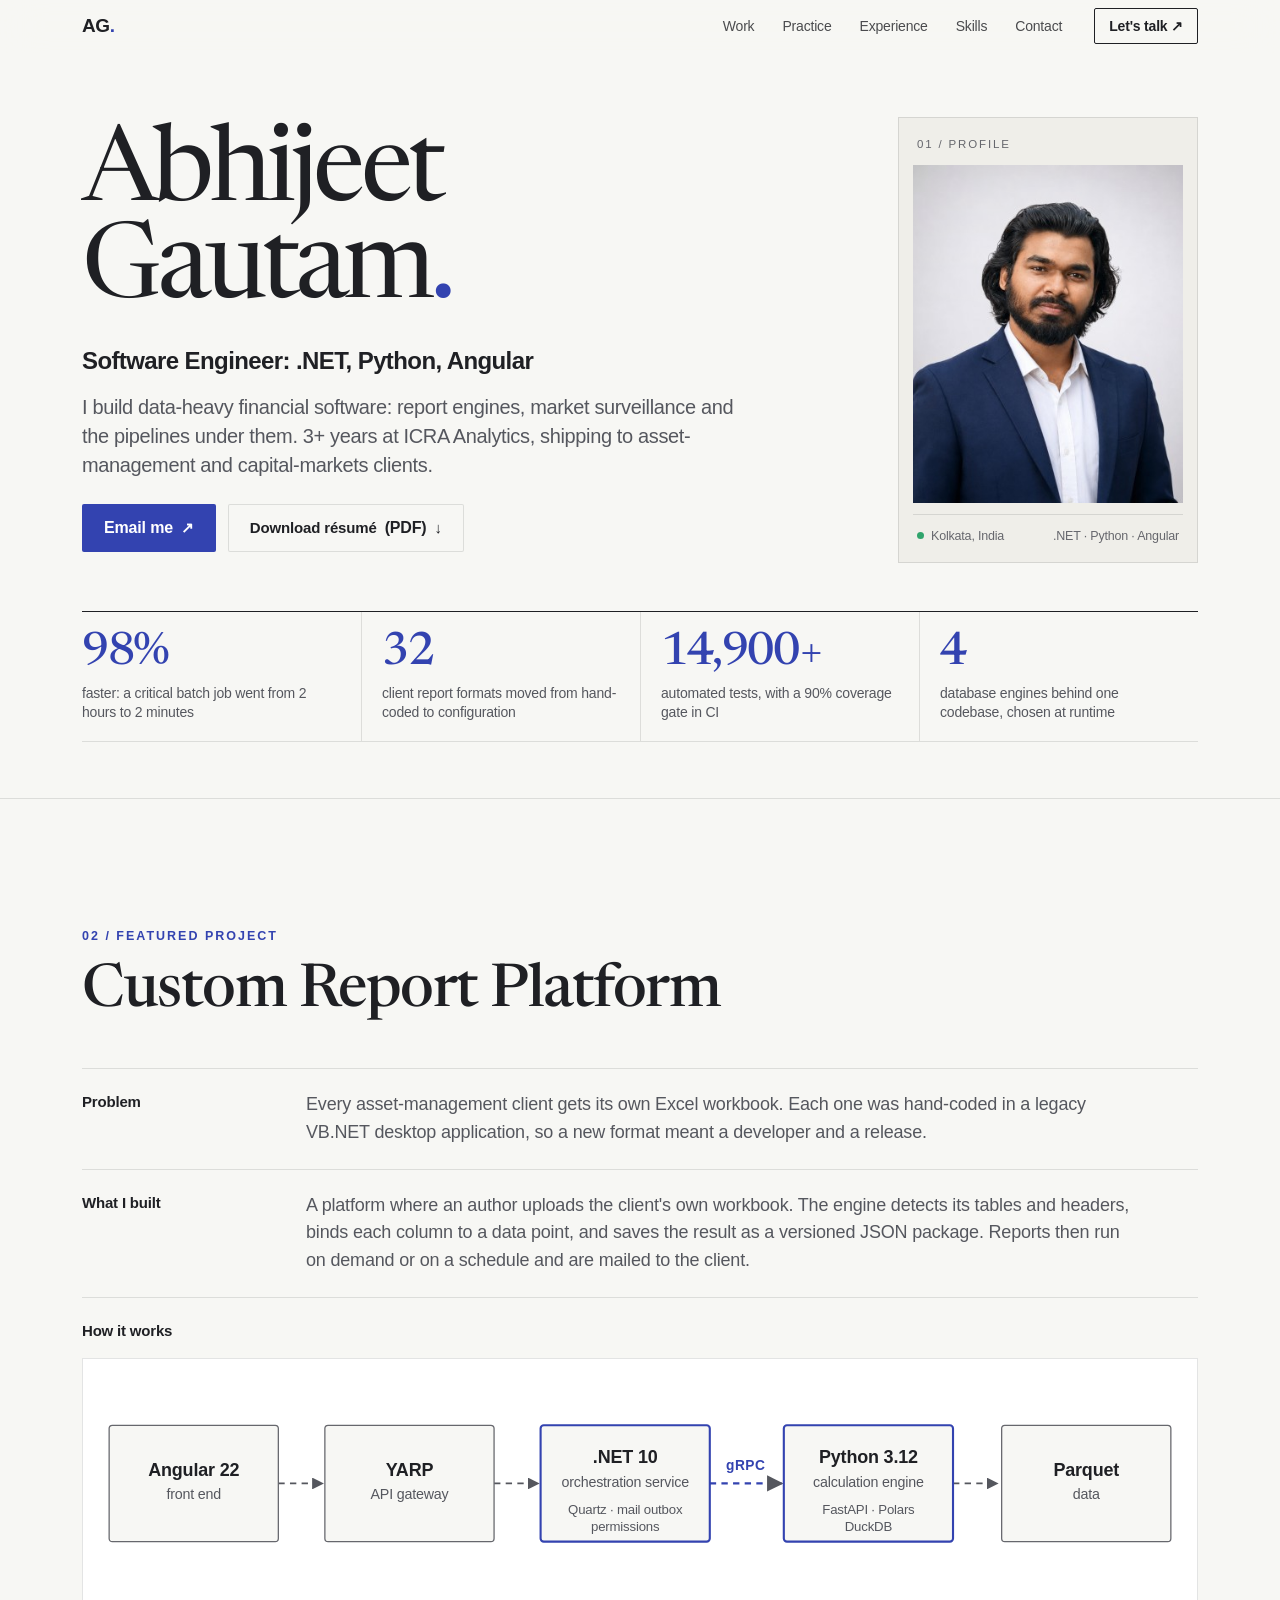
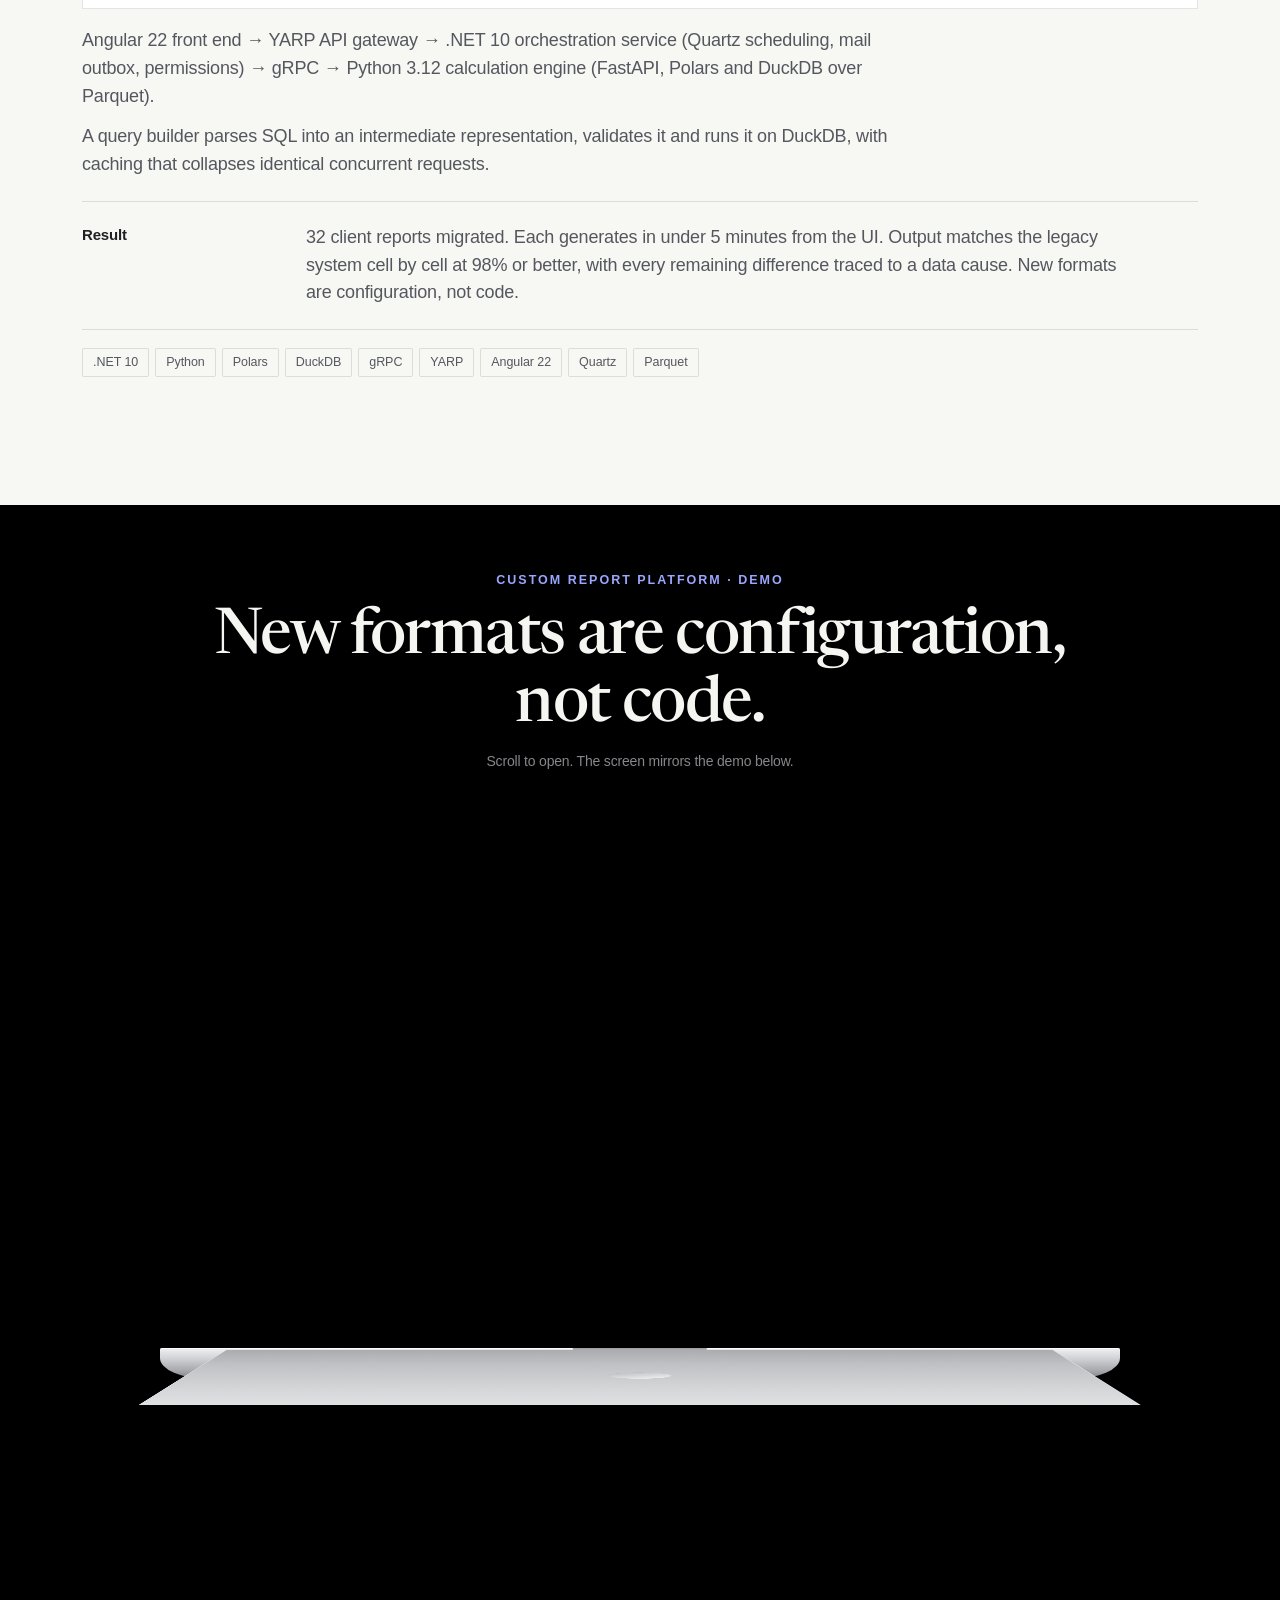
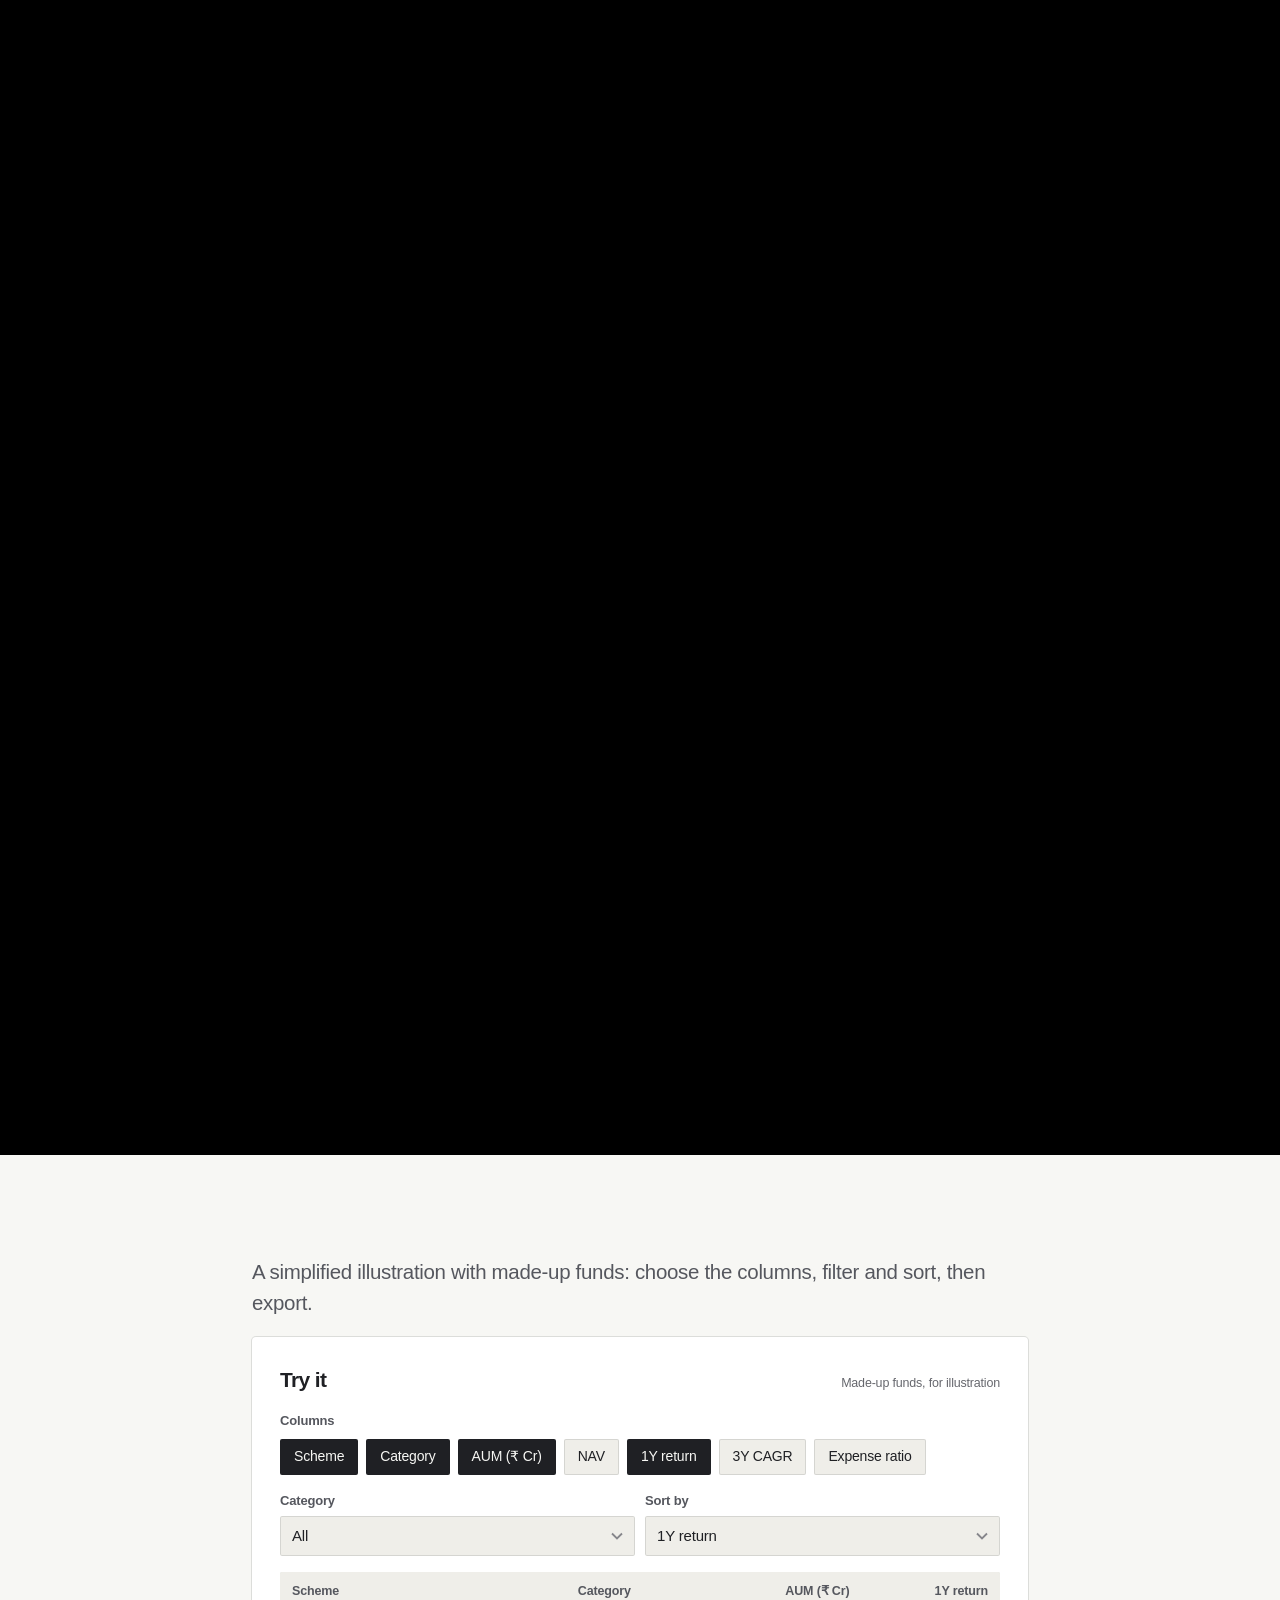
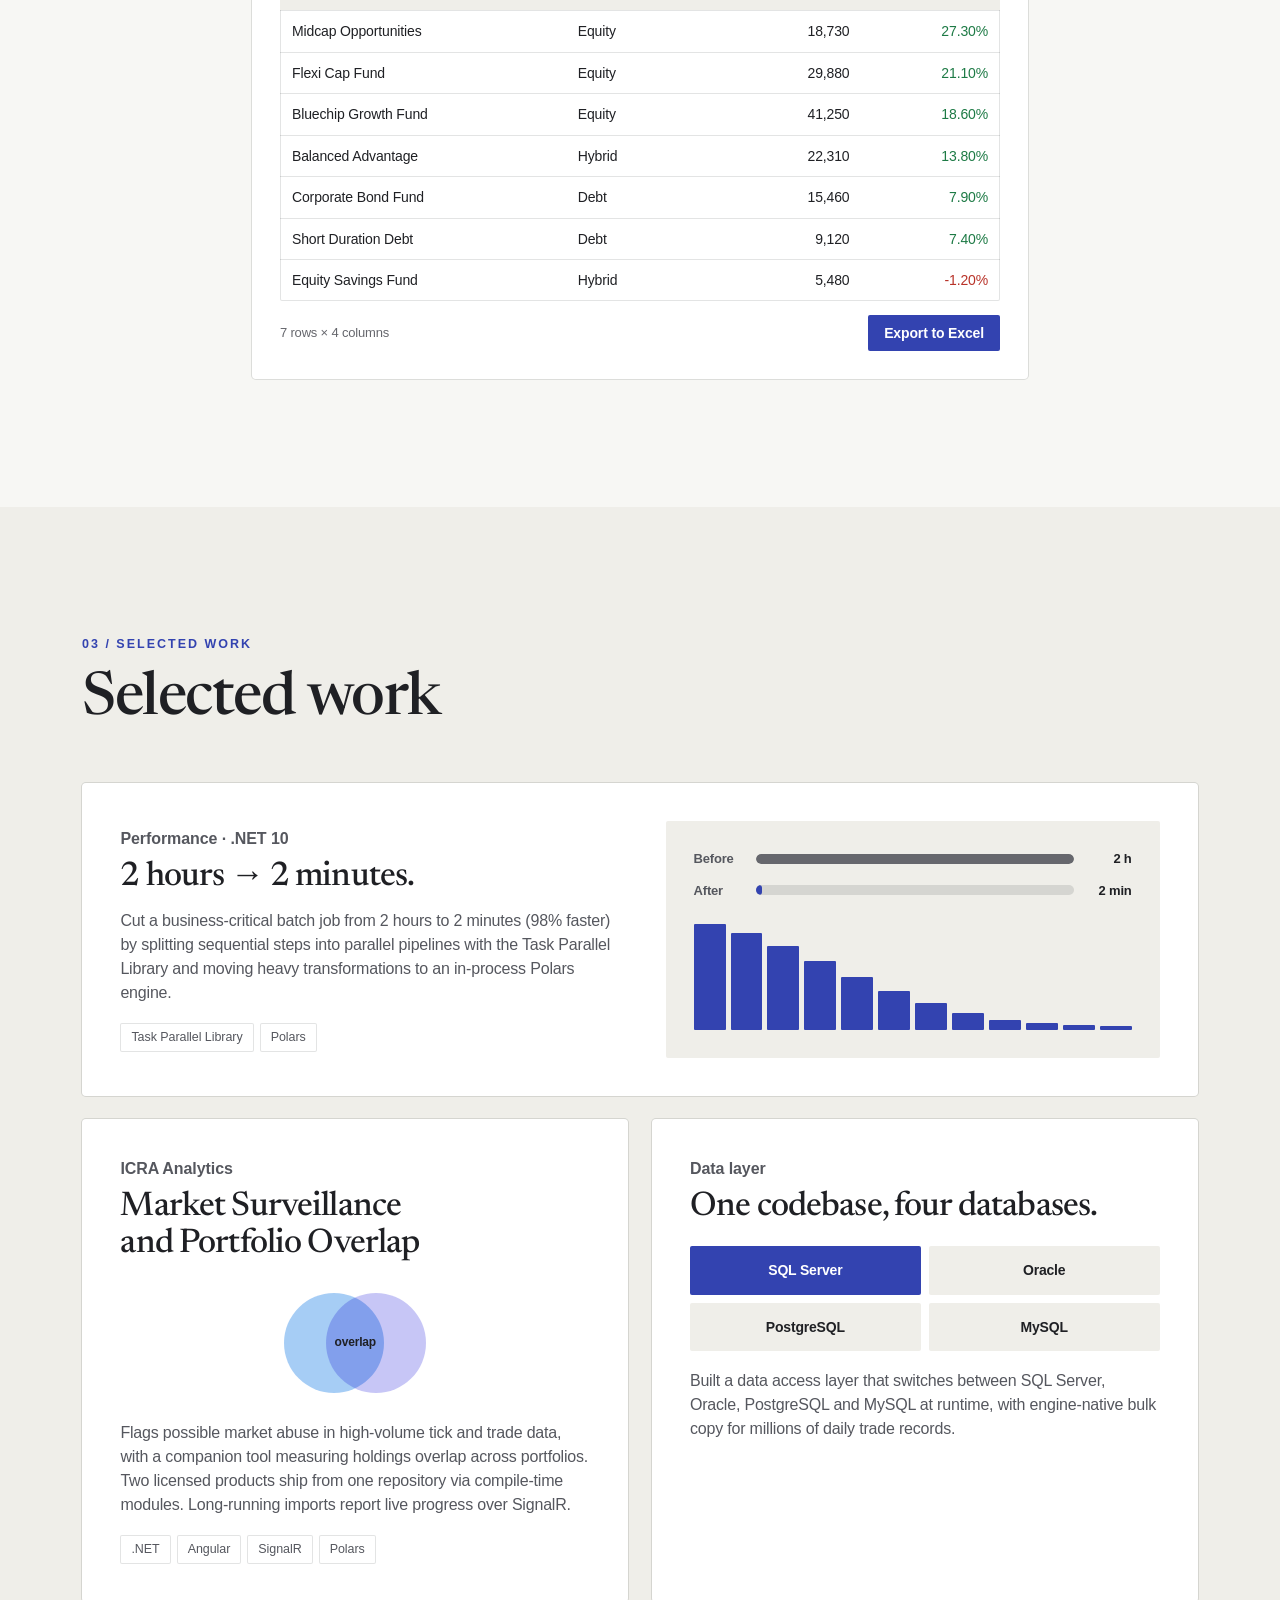
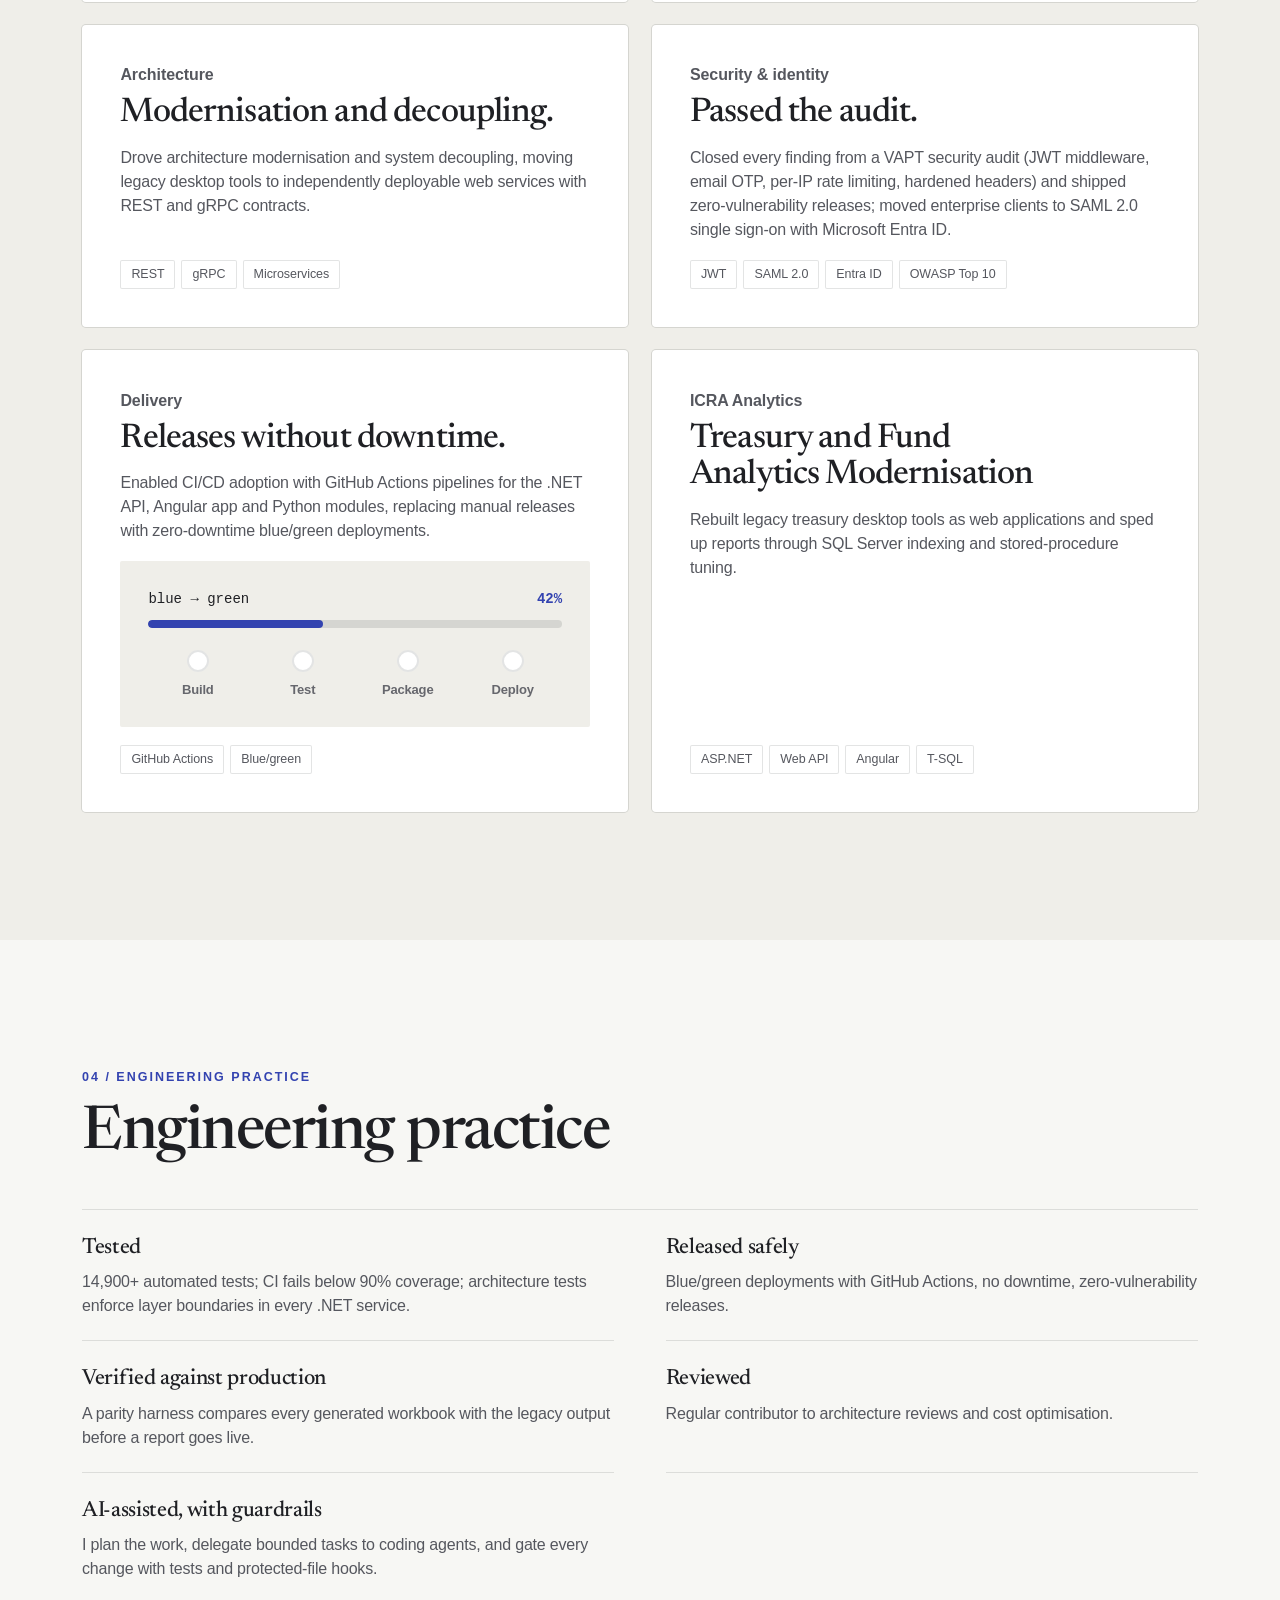
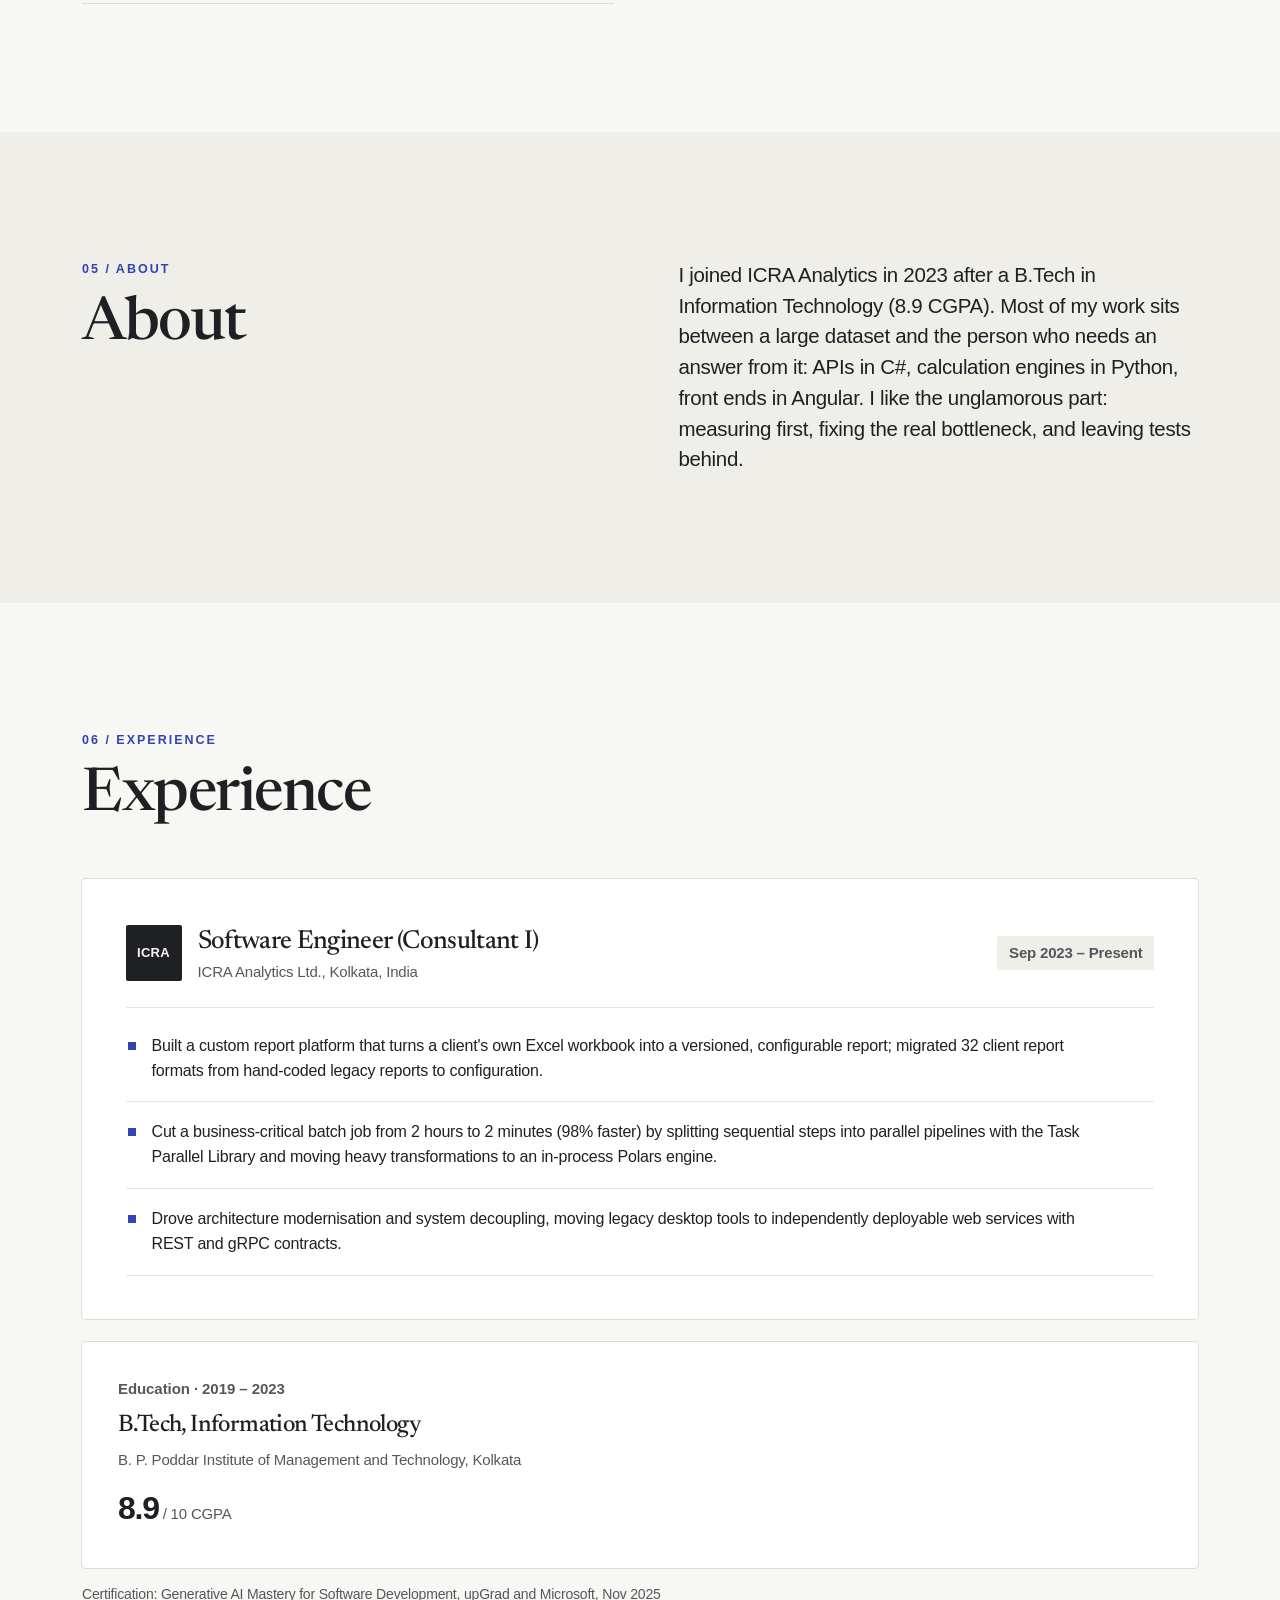
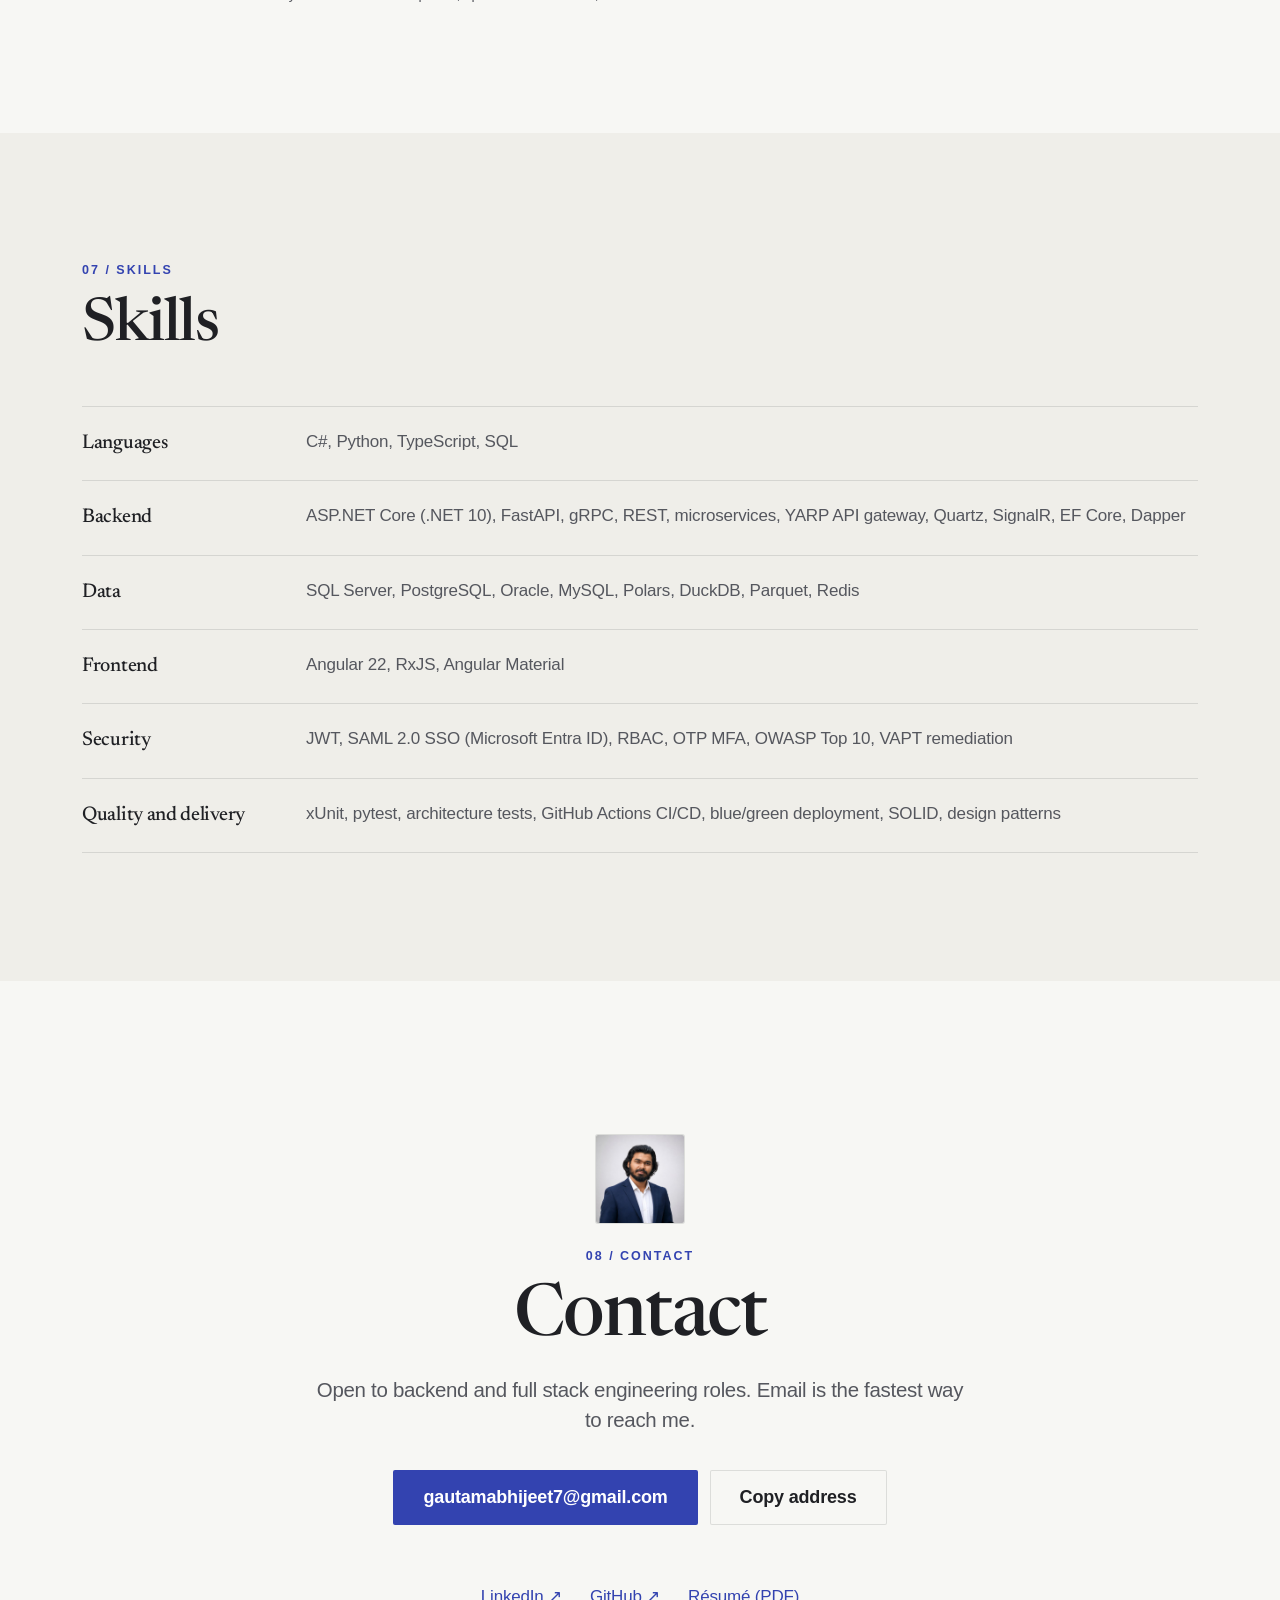
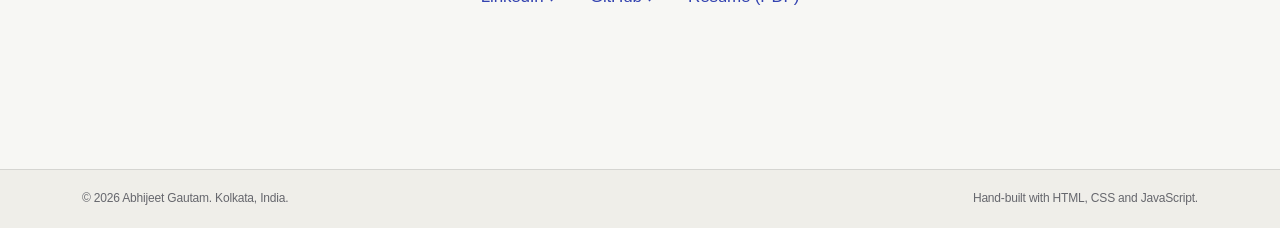
<file: index.html>
<!DOCTYPE html>
<html lang="en-GB">
<head>
<meta charset="utf-8">
<meta name="viewport" content="width=device-width, initial-scale=1, viewport-fit=cover">
<meta name="theme-color" content="#f7f7f4" media="(prefers-color-scheme: light)">
<meta name="theme-color" content="#121211" media="(prefers-color-scheme: dark)">
<meta name="color-scheme" content="light dark">
<title>Abhijeet Gautam · Software Engineer: .NET, Python, Angular</title>
<meta name="description" content="I build data-heavy financial software: report engines, market surveillance and the pipelines under them. 3+ years at ICRA Analytics, shipping to asset-management and capital-markets clients.">
<link rel="canonical" href="https://herijeet.github.io/AbhijeetGautam/">

<meta property="og:type" content="profile">
<meta property="og:site_name" content="Abhijeet Gautam">
<meta property="og:title" content="Abhijeet Gautam · Software Engineer: .NET, Python, Angular">
<meta property="og:description" content="I build data-heavy financial software: report engines, market surveillance and the pipelines under them. 3+ years at ICRA Analytics.">
<meta property="og:url" content="https://herijeet.github.io/AbhijeetGautam/">
<meta property="og:image" content="https://herijeet.github.io/AbhijeetGautam/abhijeet.jpg">
<meta property="og:image:alt" content="Portrait of Abhijeet Gautam">
<meta property="og:locale" content="en_GB">
<meta property="profile:first_name" content="Abhijeet">
<meta property="profile:last_name" content="Gautam">
<meta name="twitter:card" content="summary">
<meta name="twitter:title" content="Abhijeet Gautam · Software Engineer: .NET, Python, Angular">
<meta name="twitter:description" content="I build data-heavy financial software: report engines, market surveillance and the pipelines under them. 3+ years at ICRA Analytics.">
<meta name="twitter:image" content="https://herijeet.github.io/AbhijeetGautam/abhijeet.jpg">
<meta name="twitter:image:alt" content="Portrait of Abhijeet Gautam">

<link rel="icon" href="abhijeet.jpg">
<link rel="apple-touch-icon" href="abhijeet.jpg">
<link rel="preconnect" href="https://fonts.googleapis.com">
<link rel="preconnect" href="https://fonts.gstatic.com" crossorigin>
<link href="https://fonts.googleapis.com/css2?family=Newsreader:ital,opsz,wght@0,6..72,400;0,6..72,500;1,6..72,400&display=swap" rel="stylesheet">
<link rel="stylesheet" href="styles.css?v=20261113c">
<script>document.documentElement.classList.add('js')</script>

<script type="application/ld+json">
{"@context":"https://schema.org","@type":"Person","name":"Abhijeet Gautam","jobTitle":"Software Engineer",
 "url":"https://herijeet.github.io/AbhijeetGautam/","image":"https://herijeet.github.io/AbhijeetGautam/abhijeet.jpg",
 "worksFor":{"@type":"Organization","name":"ICRA Analytics Ltd."},
 "alumniOf":{"@type":"CollegeOrUniversity","name":"B. P. Poddar Institute of Management and Technology"},
 "address":{"@type":"PostalAddress","addressLocality":"Kolkata","addressCountry":"IN"},
 "email":"mailto:gautamabhijeet7@gmail.com",
 "sameAs":["https://linkedin.com/in/abhijeet-gautam-a49782195","https://github.com/Herijeet"],
 "knowsAbout":["C#","Python","TypeScript","SQL","ASP.NET Core","FastAPI","gRPC","Angular","Polars","DuckDB","Parquet","SQL Server","PostgreSQL","Oracle","MySQL"]}
</script>
</head>
<body>
<a class="skip" href="#main">Skip to content</a>

<!-- ============ NAV ============ -->
<header class="nav" id="nav">
  <div class="nav-in">
    <a class="brand" href="#top" aria-label="Abhijeet Gautam, back to top">AG<span>.</span></a>
    <nav aria-label="Main">
      <ul class="nav-links" id="navLinks">
        <li><a href="#featured">Work</a></li>
        <li><a href="#practice">Practice</a></li>
        <li><a href="#experience">Experience</a></li>
        <li><a href="#skills">Skills</a></li>
        <li><a href="#contact">Contact</a></li>
        <li class="only-menu"><a href="Abhijeet_Gautam_Resume.pdf?v=20261113" download="Abhijeet_Gautam_Resume.pdf">Résumé (PDF)</a></li>
      </ul>
    </nav>
    <a class="nav-cta" href="#contact">Let's talk <span aria-hidden="true">↗</span></a>
    <button class="burger" id="burger" type="button" aria-expanded="false" aria-controls="navLinks" aria-label="Open menu"><span></span><span></span></button>
  </div>
</header>

<main id="main">

<!-- ============ 1. HERO + 2. STAT STRIP ============ -->
<section class="hero" id="top" aria-labelledby="hero-h">
  <div class="wrap hero-grid">
    <div class="hero-copy">
      <h1 class="hero-name rv" id="hero-h">Abhijeet<br>Gautam<span class="pt">.</span></h1>
      <p class="hero-role rv">Software Engineer: .NET, Python, Angular</p>
      <p class="hero-sub rv">
        I build data-heavy financial software: report engines, market surveillance and the pipelines under them.
        3+ years at ICRA Analytics, shipping to asset-management and capital-markets clients.
      </p>
      <div class="hero-actions rv">
        <a class="btn" href="mailto:gautamabhijeet7@gmail.com">Email me <span aria-hidden="true">↗</span></a>
        <a class="btn ghost" href="Abhijeet_Gautam_Resume.pdf?v=20261113" download="Abhijeet_Gautam_Resume.pdf"><span class="hide-s">Download résumé</span><span class="show-s">Résumé</span> (PDF) <span aria-hidden="true">↓</span></a>
      </div>
    </div>

    <figure class="hero-media rv" id="tiltWrap">
      <div class="frame">
        <p class="frame-k">01 / Profile</p>
        <div class="tilt" id="tilt">
          <img src="abhijeet.jpg" alt="Portrait of Abhijeet Gautam" width="400" height="500" fetchpriority="high">
          <span class="sheen" aria-hidden="true"></span>
        </div>
        <figcaption class="frame-cap"><span>Kolkata, India</span><span>.NET · Python · Angular</span></figcaption>
      </div>
    </figure>

    <ul class="stats" aria-label="Highlights">
      <li><b>98%</b><span>faster: a critical batch job went from 2 hours to 2 minutes</span></li>
      <li><b>32</b><span>client report formats moved from hand-coded to configuration</span></li>
      <li><b>14,900+</b><span>automated tests, with a 90% coverage gate in CI</span></li>
      <li><b>4</b><span>database engines behind one codebase, chosen at runtime</span></li>
    </ul>
  </div>
</section>

<!-- ============ 3. FEATURED PROJECT ============ -->
<section class="sec" id="featured" aria-labelledby="fp-h">
  <div class="wrap">
    <p class="eyebrow rv">02 / Featured project</p>
    <h2 id="fp-h" class="h2 rv">Custom Report Platform</h2>

    <dl class="facts fp rv">
      <div><dt>Problem</dt><dd>Every asset-management client gets its own Excel workbook. Each one was hand-coded in a legacy VB.NET desktop application, so a new format meant a developer and a release.</dd></div>
      <div><dt>What I built</dt><dd>A platform where an author uploads the client's own workbook. The engine detects its tables and headers, binds each column to a data point, and saves the result as a versioned JSON package. Reports then run on demand or on a schedule and are mailed to the client.</dd></div>
      <div class="fp-how"><dt>How it works</dt><dd>
        <figure class="flow" aria-labelledby="flow-cap">
          <svg class="flow-h" viewBox="0 0 1008 190" role="img" aria-labelledby="flow-t1">
            <title id="flow-t1">Architecture: Angular front end, YARP API gateway, .NET orchestration service, gRPC, Python calculation engine, Parquet.</title>
            <defs><marker id="ah" viewBox="0 0 10 10" refX="9" refY="5" markerWidth="7" markerHeight="7" orient="auto-start-reverse"><path class="f-head" d="M0 0 10 5 0 10z"/></marker></defs>
            <path class="f-edge" d="M162 95 H204" marker-end="url(#ah)"/>
            <path class="f-edge" d="M366 95 H408" marker-end="url(#ah)"/>
            <path class="f-edge f-rpc" d="M570 95 H638" marker-end="url(#ah)"/>
            <path class="f-edge" d="M800 95 H842" marker-end="url(#ah)"/>
            <text class="f-lab" x="604" y="82">gRPC</text>
            <g class="f-box"><rect x="2" y="40" width="160" height="110" rx="3"/><text class="f-t" x="82" y="88">Angular 22</text><text class="f-s" x="82" y="110">front end</text></g>
            <g class="f-box"><rect x="206" y="40" width="160" height="110" rx="3"/><text class="f-t" x="286" y="88">YARP</text><text class="f-s" x="286" y="110">API gateway</text></g>
            <g class="f-box f-key"><rect x="410" y="40" width="160" height="110" rx="3"/><text class="f-t" x="490" y="76">.NET 10</text><text class="f-s" x="490" y="98">orchestration service</text><text class="f-x" x="490" y="124">Quartz · mail outbox</text><text class="f-x" x="490" y="140">permissions</text></g>
            <g class="f-box f-key"><rect x="640" y="40" width="160" height="110" rx="3"/><text class="f-t" x="720" y="76">Python 3.12</text><text class="f-s" x="720" y="98">calculation engine</text><text class="f-x" x="720" y="124">FastAPI · Polars</text><text class="f-x" x="720" y="140">DuckDB</text></g>
            <g class="f-box"><rect x="846" y="40" width="160" height="110" rx="3"/><text class="f-t" x="926" y="88">Parquet</text><text class="f-s" x="926" y="110">data</text></g>
          </svg>
          <svg class="flow-v" viewBox="0 0 340 650" role="img" aria-labelledby="flow-t2">
            <title id="flow-t2">Architecture: Angular front end, YARP API gateway, .NET orchestration service, gRPC, Python calculation engine, Parquet.</title>
            <defs><marker id="ah2" viewBox="0 0 10 10" refX="9" refY="5" markerWidth="7" markerHeight="7" orient="auto-start-reverse"><path class="f-head" d="M0 0 10 5 0 10z"/></marker></defs>
            <path class="f-edge" d="M170 82 V118" marker-end="url(#ah2)"/>
            <path class="f-edge" d="M170 202 V238" marker-end="url(#ah2)"/>
            <path class="f-edge f-rpc" d="M170 342 V378" marker-end="url(#ah2)"/>
            <path class="f-edge" d="M170 482 V518" marker-end="url(#ah2)"/>
            <text class="f-lab" x="206" y="366" text-anchor="start">gRPC</text>
            <g class="f-box"><rect x="20" y="2" width="300" height="80" rx="3"/><text class="f-t" x="170" y="38">Angular 22</text><text class="f-s" x="170" y="60">front end</text></g>
            <g class="f-box"><rect x="20" y="122" width="300" height="80" rx="3"/><text class="f-t" x="170" y="158">YARP</text><text class="f-s" x="170" y="180">API gateway</text></g>
            <g class="f-box f-key"><rect x="20" y="242" width="300" height="100" rx="3"/><text class="f-t" x="170" y="276">.NET 10</text><text class="f-s" x="170" y="298">orchestration service</text><text class="f-x" x="170" y="322">Quartz · mail outbox · permissions</text></g>
            <g class="f-box f-key"><rect x="20" y="382" width="300" height="100" rx="3"/><text class="f-t" x="170" y="416">Python 3.12</text><text class="f-s" x="170" y="438">calculation engine</text><text class="f-x" x="170" y="462">FastAPI · Polars · DuckDB</text></g>
            <g class="f-box"><rect x="20" y="522" width="300" height="80" rx="3"/><text class="f-t" x="170" y="558">Parquet</text><text class="f-s" x="170" y="580">data</text></g>
          </svg>
          <figcaption id="flow-cap" class="sr">Request path through the Custom Report Platform.</figcaption>
        </figure>
        <p>Angular 22 front end → YARP API gateway → .NET 10 orchestration service (Quartz scheduling, mail outbox, permissions) → gRPC → Python 3.12 calculation engine (FastAPI, Polars and DuckDB over Parquet).</p>
        <p>A query builder parses SQL into an intermediate representation, validates it and runs it on DuckDB, with caching that collapses identical concurrent requests.</p>
      </dd></div>
      <div><dt>Result</dt><dd>32 client reports migrated. Each generates in under 5 minutes from the UI. Output matches the legacy system cell by cell at 98% or better, with every remaining difference traced to a data cause. New formats are configuration, not code.</dd></div>
    </dl>
    <p class="tags rv" aria-label="Technologies"><span>.NET 10</span><span>Python</span><span>Polars</span><span>DuckDB</span><span>gRPC</span><span>YARP</span><span>Angular 22</span><span>Quartz</span><span>Parquet</span></p>
  </div>
</section>

<!-- 3D laptop (scroll-driven); its screen mirrors the demo below -->
<section class="show" id="overview" aria-labelledby="show-h">
  <div class="show-pin">
    <div class="show-head">
      <p class="eyebrow light">Custom Report Platform · demo</p>
      <h2 id="show-h" class="show-title">New formats are configuration,<br class="br-wide"> not code.</h2>
      <p class="show-cap">Scroll to open. The screen mirrors the demo below.</p>
    </div>
    <div class="stage" id="stage">
      <div class="mac" id="mac">
        <div class="hinge">
          <div class="lid" id="lid">
            <div class="lid-front">
              <div class="screen" id="screen">
                <div class="app-bar"><i></i><i></i><i></i><span>custom-fund-report.xlsx</span></div>
                <div class="app-body">
                  <table class="mini" id="miniSheet" aria-hidden="true"></table>
                </div>
              </div>
            </div>
            <div class="lid-back" aria-hidden="true"><span class="mark"></span></div>
          </div>
        </div>
        <div class="base" aria-hidden="true"><span class="notch"></span></div>
      </div>
      <div class="floor" aria-hidden="true"></div>
    </div>
  </div>
</section>

<!-- Interactive demo -->
<section class="sec builder-sec" id="builder" aria-labelledby="rb-h">
  <div class="wrap demo">
    <h2 id="rb-h" class="sr">Interactive report demo</h2>
    <p class="body demo-intro rv">A simplified illustration with made-up funds: choose the columns, filter and sort, then export.</p>
      <div class="rb card rv" id="rb">
        <div class="rb-top"><span>Try it</span><small>Made-up funds, for illustration</small></div>
        <p class="rb-lab">Columns</p>
        <div class="fields" id="fields" role="group" aria-label="Report columns"></div>
        <div class="rb-opts">
          <label><span>Category</span>
            <select class="sel" id="fCat">
              <option value="">All</option><option>Equity</option><option>Debt</option><option>Hybrid</option>
            </select>
          </label>
          <label><span>Sort by</span>
            <select class="sel" id="fSort">
              <option value="r1">1Y return</option><option value="aum">AUM</option><option value="er">Expense ratio</option>
            </select>
          </label>
        </div>
        <div class="sheet-wrap" tabindex="0" role="region" aria-label="Report preview">
          <table class="sheet" id="sheet"></table>
        </div>
        <div class="rb-foot">
          <small id="rbCount"></small>
          <button class="btn sm" id="xbtn" type="button"><span id="xlabel">Export to Excel</span></button>
        </div>
      </div>
  </div>
</section>

<!-- ============ 4. SELECTED WORK ============ -->
<section class="sec tint" id="work" aria-labelledby="work-h">
  <div class="wrap">
    <p class="eyebrow rv">03 / Selected work</p>
    <h2 id="work-h" class="h2 rv">Selected work</h2>

    <div class="tiles">

      <article class="tile card wide rv" data-tilt>
        <div class="tile-txt">
          <p class="tile-k">Performance · .NET 10</p>
          <h3>2 hours → 2 minutes.</h3>
          <p>
            Cut a business-critical batch job from 2 hours to 2 minutes (98% faster) by splitting sequential steps
            into parallel pipelines with the Task Parallel Library and moving heavy transformations to an in-process
            Polars engine.
          </p>
          <p class="tags"><span>Task Parallel Library</span><span>Polars</span></p>
        </div>
        <div class="race" id="race" aria-hidden="true">
          <div class="lane"><span class="lane-l">Before</span><div class="track"><i class="slow"></i></div><span class="lane-t">2 h</span></div>
          <div class="lane"><span class="lane-l">After</span><div class="track"><i class="fast"></i></div><span class="lane-t">2 min</span></div>
          <div class="race-bars">
            <i style="--h:96"></i><i style="--h:88"></i><i style="--h:76"></i><i style="--h:62"></i><i style="--h:48"></i><i style="--h:35"></i>
            <i style="--h:24"></i><i style="--h:15"></i><i style="--h:9"></i><i style="--h:6"></i><i style="--h:4"></i><i style="--h:3"></i>
          </div>
        </div>
      </article>

      <article class="tile card rv" data-tilt>
        <p class="tile-k">ICRA Analytics</p>
        <h3>Market Surveillance and Portfolio Overlap</h3>
        <div class="venn" aria-hidden="true"><i></i><i></i><b>overlap</b></div>
        <p>
          Flags possible market abuse in high-volume tick and trade data, with a companion tool measuring holdings
          overlap across portfolios. Two licensed products ship from one repository via compile-time modules.
          Long-running imports report live progress over SignalR.
        </p>
        <p class="tags"><span>.NET</span><span>Angular</span><span>SignalR</span><span>Polars</span></p>
      </article>

      <article class="tile card rv" data-tilt>
        <p class="tile-k">Data layer</p>
        <h3>One codebase, four databases.</h3>
        <div class="dbs" aria-hidden="true"><span>SQL Server</span><span>Oracle</span><span>PostgreSQL</span><span>MySQL</span></div>
        <p>
          Built a data access layer that switches between SQL Server, Oracle, PostgreSQL and MySQL at runtime,
          with engine-native bulk copy for millions of daily trade records.
        </p>
      </article>

      <article class="tile card rv" data-tilt>
        <p class="tile-k">Architecture</p>
        <h3>Modernisation and decoupling.</h3>
        <p>
          Drove architecture modernisation and system decoupling, moving legacy desktop tools to independently
          deployable web services with REST and gRPC contracts.
        </p>
        <p class="tags"><span>REST</span><span>gRPC</span><span>Microservices</span></p>
      </article>

      <article class="tile card rv" data-tilt>
        <p class="tile-k">Security &amp; identity</p>
        <h3>Passed the audit.</h3>
        <p>
          Closed every finding from a VAPT security audit (JWT middleware, email OTP, per-IP rate limiting, hardened
          headers) and shipped zero-vulnerability releases; moved enterprise clients to SAML 2.0 single sign-on with
          Microsoft Entra ID.
        </p>
        <p class="tags"><span>JWT</span><span>SAML 2.0</span><span>Entra ID</span><span>OWASP Top 10</span></p>
      </article>

      <article class="tile card rv" data-tilt>
        <p class="tile-k">Delivery</p>
        <h3>Releases without downtime.</h3>
        <p>
          Enabled CI/CD adoption with GitHub Actions pipelines for the .NET API, Angular app and Python modules,
          replacing manual releases with zero-downtime blue/green deployments.
        </p>
        <div class="upload" aria-hidden="true">
          <div class="up-row"><span>blue → green</span><b class="up-pct" id="upPct">0%</b></div>
          <div class="up-bar"><i id="upBar"></i></div>
          <ol class="pipe">
            <li>Build</li><li>Test</li><li>Package</li><li>Deploy</li>
          </ol>
        </div>
        <p class="tags"><span>GitHub Actions</span><span>Blue/green</span></p>
      </article>

      <article class="tile card rv" data-tilt>
        <p class="tile-k">ICRA Analytics</p>
        <h3>Treasury and Fund Analytics Modernisation</h3>
        <p>
          Rebuilt legacy treasury desktop tools as web applications and sped up reports through SQL Server indexing
          and stored-procedure tuning.
        </p>
        <p class="tags"><span>ASP.NET</span><span>Web API</span><span>Angular</span><span>T-SQL</span></p>
      </article>

    </div>
  </div>
</section>

<!-- ============ 5. ENGINEERING PRACTICE ============ -->
<section class="sec" id="practice" aria-labelledby="pr-h">
  <div class="wrap">
    <p class="eyebrow rv">04 / Engineering practice</p>
    <h2 id="pr-h" class="h2 rv">Engineering practice</h2>
    <ul class="practice">
      <li class="rv"><h3>Tested</h3><p>14,900+ automated tests; CI fails below 90% coverage; architecture tests enforce layer boundaries in every .NET service.</p></li>
      <li class="rv"><h3>Released safely</h3><p>Blue/green deployments with GitHub Actions, no downtime, zero-vulnerability releases.</p></li>
      <li class="rv"><h3>Verified against production</h3><p>A parity harness compares every generated workbook with the legacy output before a report goes live.</p></li>
      <li class="rv"><h3>Reviewed</h3><p>Regular contributor to architecture reviews and cost optimisation.</p></li>
      <li class="rv"><h3>AI-assisted, with guardrails</h3><p>I plan the work, delegate bounded tasks to coding agents, and gate every change with tests and protected-file hooks.</p></li>
    </ul>
  </div>
</section>

<!-- ============ 6. ABOUT ============ -->
<section class="sec tint" id="about" aria-labelledby="about-h">
  <div class="wrap about">
    <div>
      <p class="eyebrow rv">05 / About</p>
      <h2 id="about-h" class="h2 rv">About</h2>
    </div>
    <div class="about-txt">
      <p class="body rv">
        I joined ICRA Analytics in 2023 after a B.Tech in Information Technology (8.9 CGPA). Most of my work sits
        between a large dataset and the person who needs an answer from it: APIs in C#, calculation engines in
        Python, front ends in Angular. I like the unglamorous part: measuring first, fixing the real bottleneck,
        and leaving tests behind.
      </p>
    </div>
  </div>
</section>

<!-- ============ 7. EXPERIENCE ============ -->
<section class="sec" id="experience" aria-labelledby="exp-h">
  <div class="wrap">
    <p class="eyebrow rv">06 / Experience</p>
    <h2 id="exp-h" class="h2 rv">Experience</h2>

    <div class="job card rv">
      <div class="job-head">
        <div class="job-logo" aria-hidden="true">ICRA</div>
        <div>
          <h3>Software Engineer (Consultant I)</h3>
          <p>ICRA Analytics Ltd., Kolkata, India</p>
        </div>
        <p class="job-date">Sep 2023 – Present</p>
      </div>
      <ul class="tl tl-1">
        <li><p>Built a custom report platform that turns a client's own Excel workbook into a versioned, configurable report; migrated 32 client report formats from hand-coded legacy reports to configuration.</p></li>
        <li><p>Cut a business-critical batch job from 2 hours to 2 minutes (98% faster) by splitting sequential steps into parallel pipelines with the Task Parallel Library and moving heavy transformations to an in-process Polars engine.</p></li>
        <li><p>Drove architecture modernisation and system decoupling, moving legacy desktop tools to independently deployable web services with REST and gRPC contracts.</p></li>
      </ul>
    </div>

    <div class="edu edu-1">
      <div class="card rv">
        <p class="tile-k">Education · 2019 – 2023</p>
        <h3>B.Tech, Information Technology</h3>
        <p>B. P. Poddar Institute of Management and Technology, Kolkata</p>
        <p class="grade"><b>8.9</b> / 10 CGPA</p>
      </div>
    </div>
    <p class="cert rv">Certification: Generative AI Mastery for Software Development, upGrad and Microsoft, Nov 2025</p>
  </div>
</section>

<!-- ============ 8. SKILLS ============ -->
<section class="sec tint" id="skills" aria-labelledby="sk-h">
  <div class="wrap">
    <p class="eyebrow rv">07 / Skills</p>
    <h2 id="sk-h" class="h2 rv">Skills</h2>
    <dl class="specs">
      <div class="rv"><dt>Languages</dt><dd>C#, Python, TypeScript, SQL</dd></div>
      <div class="rv"><dt>Backend</dt><dd>ASP.NET Core (.NET 10), FastAPI, gRPC, REST, microservices, YARP API gateway, Quartz, SignalR, EF Core, Dapper</dd></div>
      <div class="rv"><dt>Data</dt><dd>SQL Server, PostgreSQL, Oracle, MySQL, Polars, DuckDB, Parquet, Redis</dd></div>
      <div class="rv"><dt>Frontend</dt><dd>Angular 22, RxJS, Angular Material</dd></div>
      <div class="rv"><dt>Security</dt><dd>JWT, SAML 2.0 SSO (Microsoft Entra ID), RBAC, OTP MFA, OWASP Top 10, VAPT remediation</dd></div>
      <div class="rv"><dt>Quality and delivery</dt><dd>xUnit, pytest, architecture tests, GitHub Actions CI/CD, blue/green deployment, SOLID, design patterns</dd></div>
    </dl>
  </div>
</section>

<!-- ============ 9. CONTACT ============ -->
<section class="contact" id="contact" aria-labelledby="ct-h">
  <div class="wrap">
    <img class="ct-face rv" src="abhijeet.jpg" alt="" width="88" height="88" loading="lazy">
    <p class="eyebrow rv">08 / Contact</p>
    <h2 id="ct-h" class="ct-title rv">Contact</h2>
    <p class="body rv">Open to backend and full stack engineering roles. Email is the fastest way to reach me.</p>
    <div class="ct-actions rv">
      <a class="btn lg" href="mailto:gautamabhijeet7@gmail.com">gautamabhijeet7@gmail.com</a>
      <button class="btn lg ghost" type="button" id="copyMail">Copy address</button>
    </div>
    <p class="copy-ok" id="copyOk" role="status" aria-live="polite"></p>
    <ul class="ct-links rv">
      <li><a href="https://linkedin.com/in/abhijeet-gautam-a49782195" rel="noopener" target="_blank">LinkedIn <span aria-hidden="true">↗</span><span class="sr"> (opens in a new tab)</span></a></li>
      <li><a href="https://github.com/Herijeet" rel="noopener" target="_blank">GitHub <span aria-hidden="true">↗</span><span class="sr"> (opens in a new tab)</span></a></li>
      <li><a href="Abhijeet_Gautam_Resume.pdf?v=20261113" download="Abhijeet_Gautam_Resume.pdf">Résumé (PDF)</a></li>
    </ul>
  </div>
</section>

</main>

<footer class="foot">
  <div class="wrap foot-in">
    <span>© <span id="yr">2026</span> Abhijeet Gautam. Kolkata, India.</span>
    <span>Hand-built with HTML, CSS and JavaScript.</span>
  </div>
</footer>

<script src="main.js?v=20261113c" defer></script>
</body>
</html>
</file>
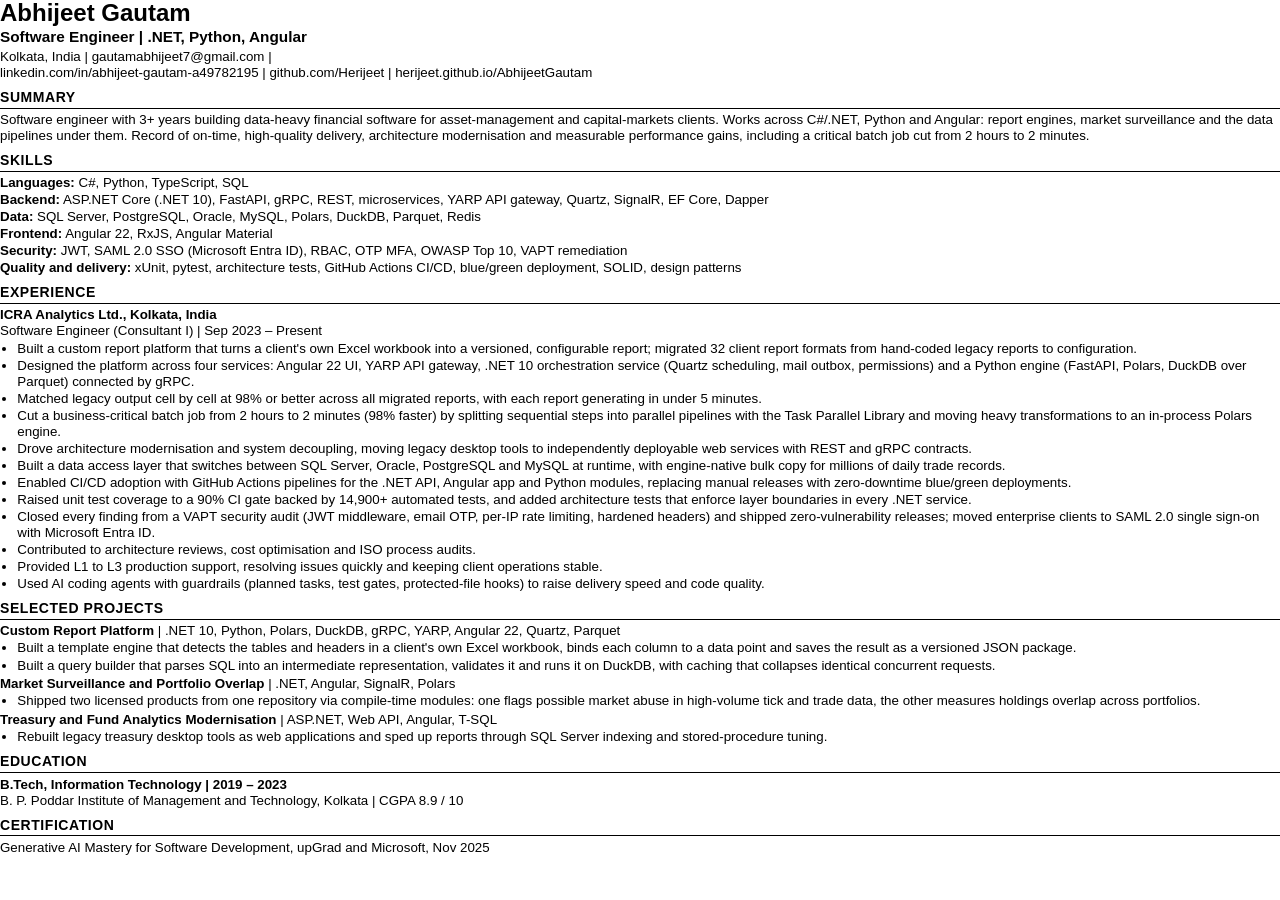
<file: resume/resume.html>
<!DOCTYPE html>
<html lang="en-GB">
<head>
<meta charset="utf-8">
<title>Abhijeet Gautam - Software Engineer</title>
<meta name="author" content="Abhijeet Gautam">
<meta name="description" content="Résumé of Abhijeet Gautam, Software Engineer (.NET, Python, Angular), Kolkata, India.">
<!--
  Single source for both résumé PDFs. Build with resume/build-resume.js.
  The phone number is never stored here: the build script fills the
  #phone slot only for the recruiter copy and removes it otherwise.
  ATS rules: one column, no tables, icons, images or colour blocks.
-->
<style>
  @page{size:A4;margin:8mm 12mm}
  *{box-sizing:border-box}
  html{-webkit-print-color-adjust:exact;print-color-adjust:exact}
  body{margin:0;font-family:Calibri,Carlito,Arial,"Liberation Sans",sans-serif;font-size:10pt;line-height:1.2;color:#000}
  h1{font-size:18pt;margin:0;line-height:1.1;font-weight:700}
  .role{font-size:11.5pt;margin:1pt 0 2pt;font-weight:700}
  .contact{margin:0;font-size:10pt}
  h2{font-size:10.5pt;font-weight:700;text-transform:uppercase;letter-spacing:.04em;margin:6pt 0 2.5pt;padding-bottom:1.5pt;border-bottom:.75pt solid #000}
  p{margin:0}
  ul{margin:1pt 0 0;padding-left:13pt}
  li{margin:0 0 .8pt}
  .skills p{margin:0 0 .8pt}
  .job,.proj{margin:0;font-weight:700}
  .sub{margin:0 0 1pt}
  .proj{margin-top:2pt}
  .proj span{font-weight:400}
  a{color:#000;text-decoration:none}
</style>
</head>
<body>

<header>
  <h1>Abhijeet Gautam</h1>
  <p class="role">Software Engineer | .NET, Python, Angular</p>
  <p class="contact">Kolkata, India | gautamabhijeet7@gmail.com<span id="phone-sep"> | </span><span id="phone"></span></p>
  <p class="contact">linkedin.com/in/abhijeet-gautam-a49782195 | github.com/Herijeet | herijeet.github.io/AbhijeetGautam</p>
</header>

<section>
  <h2>Summary</h2>
  <p>Software engineer with 3+ years building data-heavy financial software for asset-management and capital-markets clients. Works across C#/.NET, Python and Angular: report engines, market surveillance and the data pipelines under them. Record of on-time, high-quality delivery, architecture modernisation and measurable performance gains, including a critical batch job cut from 2 hours to 2 minutes.</p>
</section>

<section class="skills">
  <h2>Skills</h2>
  <p><b>Languages:</b> C#, Python, TypeScript, SQL</p>
  <p><b>Backend:</b> ASP.NET Core (.NET 10), FastAPI, gRPC, REST, microservices, YARP API gateway, Quartz, SignalR, EF Core, Dapper</p>
  <p><b>Data:</b> SQL Server, PostgreSQL, Oracle, MySQL, Polars, DuckDB, Parquet, Redis</p>
  <p><b>Frontend:</b> Angular 22, RxJS, Angular Material</p>
  <p><b>Security:</b> JWT, SAML 2.0 SSO (Microsoft Entra ID), RBAC, OTP MFA, OWASP Top 10, VAPT remediation</p>
  <p><b>Quality and delivery:</b> xUnit, pytest, architecture tests, GitHub Actions CI/CD, blue/green deployment, SOLID, design patterns</p>
</section>

<section>
  <h2>Experience</h2>
  <p class="job">ICRA Analytics Ltd., Kolkata, India</p>
  <p class="sub">Software Engineer (Consultant I) | Sep 2023 – Present</p>
  <ul id="exp">
    <li data-item="1">Built a custom report platform that turns a client's own Excel workbook into a versioned, configurable report; migrated 32 client report formats from hand-coded legacy reports to configuration.</li>
    <li data-item="2">Designed the platform across four services: Angular 22 UI, YARP API gateway, .NET 10 orchestration service (Quartz scheduling, mail outbox, permissions) and a Python engine (FastAPI, Polars, DuckDB over Parquet) connected by gRPC.</li>
    <li data-item="3">Matched legacy output cell by cell at 98% or better across all migrated reports, with each report generating in under 5 minutes.</li>
    <li data-item="4">Cut a business-critical batch job from 2 hours to 2 minutes (98% faster) by splitting sequential steps into parallel pipelines with the Task Parallel Library and moving heavy transformations to an in-process Polars engine.</li>
    <li data-item="5">Drove architecture modernisation and system decoupling, moving legacy desktop tools to independently deployable web services with REST and gRPC contracts.</li>
    <li data-item="6">Built a data access layer that switches between SQL Server, Oracle, PostgreSQL and MySQL at runtime, with engine-native bulk copy for millions of daily trade records.</li>
    <li data-item="8">Enabled CI/CD adoption with GitHub Actions pipelines for the .NET API, Angular app and Python modules, replacing manual releases with zero-downtime blue/green deployments.</li>
    <li data-item="9">Raised unit test coverage to a 90% CI gate backed by 14,900+ automated tests, and added architecture tests that enforce layer boundaries in every .NET service.</li>
    <li data-item="10">Closed every finding from a VAPT security audit (JWT middleware, email OTP, per-IP rate limiting, hardened headers) and shipped zero-vulnerability releases; moved enterprise clients to SAML 2.0 single sign-on with Microsoft Entra ID.</li>
    <li data-item="11">Contributed to architecture reviews, cost optimisation and ISO process audits.</li>
    <li data-item="12">Provided L1 to L3 production support, resolving issues quickly and keeping client operations stable.</li>
    <li data-item="13">Used AI coding agents with guardrails (planned tasks, test gates, protected-file hooks) to raise delivery speed and code quality.</li>
  </ul>
</section>

<section>
  <h2>Selected Projects</h2>
  <p class="proj">Custom Report Platform <span>| .NET 10, Python, Polars, DuckDB, gRPC, YARP, Angular 22, Quartz, Parquet</span></p>
  <ul>
    <li>Built a template engine that detects the tables and headers in a client's own Excel workbook, binds each column to a data point and saves the result as a versioned JSON package.</li>
    <li>Built a query builder that parses SQL into an intermediate representation, validates it and runs it on DuckDB, with caching that collapses identical concurrent requests.</li>
  </ul>
  <p class="proj">Market Surveillance and Portfolio Overlap <span>| .NET, Angular, SignalR, Polars</span></p>
  <ul>
    <li>Shipped two licensed products from one repository via compile-time modules: one flags possible market abuse in high-volume tick and trade data, the other measures holdings overlap across portfolios.</li>
  </ul>
  <p class="proj">Treasury and Fund Analytics Modernisation <span>| ASP.NET, Web API, Angular, T-SQL</span></p>
  <ul>
    <li>Rebuilt legacy treasury desktop tools as web applications and sped up reports through SQL Server indexing and stored-procedure tuning.</li>
  </ul>
</section>

<section>
  <h2>Education</h2>
  <p class="job">B.Tech, Information Technology | 2019 – 2023</p>
  <p>B. P. Poddar Institute of Management and Technology, Kolkata | CGPA 8.9 / 10</p>
</section>

<section>
  <h2>Certification</h2>
  <p>Generative AI Mastery for Software Development, upGrad and Microsoft, Nov 2025</p>
</section>

</body>
</html>
</file>
<file: styles.css>
/* Abhijeet Gautam — portfolio
   Plain CSS, no build step. Breakpoints follow common device widths:
   ≤480 small phones · ≤734 phones · ≤1068 tablets · ≥1440 large monitors. */

:root{
  --bg:#f7f7f4;
  --tint:#efeee9;
  --card:#ffffff;
  --ink:#1f2024;
  --ink2:#55575e;
  --ink3:#66676d;
  --line:rgba(31,32,36,.12);
  --blue:#3343b0;
  --blue-h:#28369a;
  --link:#3343b0;
  --green:#1d7a45;
  --red:#b83228;
  --shadow:0 0 0 1px var(--line);
  --shadow-h:0 0 0 1px rgba(51,67,176,.35),0 18px 40px -18px rgba(31,32,36,.25);
  --nav:rgba(247,247,244,.86);

  --font:-apple-system,BlinkMacSystemFont,"SF Pro Text","Helvetica Neue","Segoe UI",Roboto,Arial,sans-serif;
  --serif:"Newsreader","Iowan Old Style","Palatino Linotype",Georgia,serif;
  --mono:ui-monospace,"SF Mono",Menlo,Consolas,monospace;

  --gut:max(22px,env(safe-area-inset-left));
  --maxw:1160px;
  --r:4px;
  --ease:cubic-bezier(.25,.1,.25,1);
  --spring:cubic-bezier(.2,.8,.2,1);
}
@media (prefers-color-scheme:dark){
  :root{
    --bg:#121211;
    --tint:#1a1a18;
    --card:#1e1e1c;
    --ink:#f1f0eb;
    --ink2:#b4b3ad;
    --ink3:#8a8984;
    --line:rgba(241,240,235,.12);
    --blue:#8b98ff;
    --blue-h:#a3aeff;
    --link:#9aa6ff;
    --green:#5fd08a;
    --red:#ff7a70;
    --shadow:0 0 0 1px var(--line);
    --shadow-h:0 0 0 1px rgba(139,152,255,.45),0 18px 40px -18px rgba(0,0,0,.7);
    --nav:rgba(18,18,17,.84);
  }
}

*,*::before,*::after{box-sizing:border-box}
html{-webkit-text-size-adjust:100%;text-size-adjust:100%;scroll-behavior:smooth;scroll-padding-top:64px;overflow-x:hidden;overflow-x:clip}
body{
  margin:0;background:var(--bg);color:var(--ink);
  font-family:var(--font);font-size:17px;line-height:1.47;letter-spacing:-.022em;
  -webkit-font-smoothing:antialiased;-moz-osx-font-smoothing:grayscale;
  overflow-x:hidden;overflow-x:clip;
}
img,svg{display:block;max-width:100%;height:auto}
a{color:var(--link);text-decoration:none}
a:hover{text-decoration:underline}
button,select{font:inherit;color:inherit;letter-spacing:inherit}
h1,h2,h3,h4,p{margin:0}
:focus-visible{outline:2px solid var(--blue);outline-offset:3px;border-radius:8px}
::selection{background:rgba(0,113,227,.22)}
.wrap{max-width:var(--maxw);margin:0 auto;padding-left:var(--gut);padding-right:max(22px,env(safe-area-inset-right))}
.skip{position:fixed;left:12px;top:12px;z-index:100;background:var(--blue);color:#fff;padding:10px 16px;border-radius:12px;transform:translateY(-160%);transition:transform .2s}
.skip:focus{transform:none}

/* ---------- type ---------- */
.eyebrow{font-size:clamp(15px,1.6vw,19px);font-weight:600;color:var(--ink2);margin-bottom:10px;letter-spacing:-.01em}
.eyebrow.light{color:#a1a1a6}
.h2{font-size:clamp(32px,5.4vw,56px);line-height:1.07;font-weight:700;letter-spacing:-.035em;max-width:18ch;text-wrap:balance}
.body{font-size:clamp(17px,1.6vw,21px);line-height:1.5;color:var(--ink2);letter-spacing:-.015em}
.tags{display:flex;flex-wrap:wrap;gap:6px;margin-top:18px}
.tags span{font-size:13px;font-weight:500;color:var(--ink2);background:var(--tint);border-radius:999px;padding:5px 11px;letter-spacing:-.005em}
.card .tags span{background:var(--tint)}
.tint .card .tags span{background:var(--tint)}

/* ---------- buttons ---------- */
.btn{
  display:inline-flex;align-items:center;justify-content:center;gap:8px;
  min-height:44px;padding:11px 22px;border-radius:999px;border:0;cursor:pointer;
  background:var(--blue);color:#fff;font-size:17px;font-weight:500;letter-spacing:-.02em;
  transition:background .2s,transform .2s var(--spring),box-shadow .2s;text-decoration:none;
}
.btn:hover{background:var(--blue-h);text-decoration:none}
.btn:active{transform:scale(.97)}
.btn.sm{min-height:36px;padding:7px 16px;font-size:14px}
.btn.lg{min-height:52px;padding:14px 30px;font-size:18px}
.btn.ghost{background:transparent;color:var(--blue);box-shadow:inset 0 0 0 1.5px var(--blue)}
.btn.ghost:hover{background:rgba(0,113,227,.08)}
.link{font-size:17px;font-weight:500;color:var(--link);display:inline-flex;align-items:center;gap:4px;min-height:44px}
.link span{transition:transform .2s}
.link:hover span{transform:translateX(3px)}

/* ---------- nav ---------- */
.nav{position:sticky;top:0;z-index:50;background:var(--nav);
  -webkit-backdrop-filter:saturate(180%) blur(20px);backdrop-filter:saturate(180%) blur(20px);
  border-bottom:1px solid transparent;transition:border-color .3s}
.nav.scrolled{border-bottom-color:var(--line)}
.nav.dark{--nav:rgba(22,22,23,.75);--ink:#f5f5f7;--line:rgba(255,255,255,.1);--bg:#161617}
.nav-in{max-width:var(--maxw);margin:0 auto;padding:0 var(--gut);height:52px;display:flex;align-items:center;gap:20px}
.brand{font-weight:600;font-size:17px;color:var(--ink);letter-spacing:-.02em;margin-right:auto;white-space:nowrap}
.brand:hover{text-decoration:none}
.nav-links{list-style:none;margin:0;padding:0;display:flex;gap:4px}
.nav-links a{display:block;padding:8px 12px;font-size:13.5px;color:var(--ink);opacity:.8;border-radius:8px;transition:opacity .2s}
.nav-links a:hover,.nav-links a.on{opacity:1;text-decoration:none}
.nav-links a.on{font-weight:600}
.nav-cta{font-size:13px;font-weight:500;color:#fff;background:var(--blue);padding:6px 14px;border-radius:999px;white-space:nowrap}
.nav-cta:hover{background:var(--blue-h);text-decoration:none}
.burger{display:none;width:44px;height:44px;margin-right:-10px;background:none;border:0;cursor:pointer;position:relative}
.burger span{position:absolute;left:13px;right:13px;height:1.5px;background:var(--ink);border-radius:2px;transition:transform .3s var(--spring),top .3s var(--spring)}
.burger span:first-child{top:18px}.burger span:last-child{top:25px}
.burger[aria-expanded="true"] span:first-child{top:21.5px;transform:rotate(45deg)}
.burger[aria-expanded="true"] span:last-child{top:21.5px;transform:rotate(-45deg)}

@media (max-width:820px){
  .burger{display:block}
  .nav-cta{order:0}
  .nav nav{position:absolute;left:0;right:0;top:52px}
  .nav-links{flex-direction:column;gap:0;padding:6px var(--gut) 22px;background:var(--bg);
    border-bottom:1px solid var(--line);
    max-height:0;overflow:hidden;opacity:0;visibility:hidden;
    transition:max-height .4s var(--spring),opacity .3s,visibility 0s .4s}
  .nav-links.open{max-height:420px;opacity:1;visibility:visible;transition:max-height .45s var(--spring),opacity .3s}
  .nav-links a{font-size:24px;font-weight:600;padding:10px 0;opacity:1;letter-spacing:-.03em;border-radius:0}
  .nav-links li+li a{border-top:1px solid var(--line)}
}

/* ---------- hero ---------- */
.hero{padding:clamp(40px,8vw,110px) 0 clamp(64px,9vw,130px);overflow:hidden}
.hero-grid{display:grid;grid-template-columns:minmax(0,1.15fr) minmax(0,.85fr);gap:clamp(32px,6vw,90px);align-items:center}
.hero-kicker{font-size:clamp(15px,1.5vw,19px);font-weight:600;color:var(--blue);margin-bottom:14px}
.hero-title{font-size:clamp(38px,5.6vw,76px);line-height:1.04;font-weight:700;letter-spacing:-.045em;text-wrap:balance}
.hero-title .dim{color:var(--ink3)}
.hero-sub{margin-top:22px;font-size:clamp(18px,1.75vw,22px);line-height:1.45;color:var(--ink2);max-width:34em;letter-spacing:-.018em}
.hero-actions{display:flex;flex-wrap:wrap;align-items:center;gap:10px 24px;margin-top:32px}
.hero-facts{list-style:none;padding:0;margin:44px 0 0;display:grid;grid-template-columns:repeat(3,minmax(0,1fr));gap:0;max-width:520px;border-top:1px solid var(--line)}
.hero-facts li{padding:16px 12px 0 0}
.hero-facts li+li{padding-left:16px;border-left:1px solid var(--line)}
.hero-facts b{display:block;font-size:clamp(19px,2vw,24px);font-weight:700;letter-spacing:-.03em}
.hero-facts span{display:block;font-size:13px;color:var(--ink3);letter-spacing:-.005em;margin-top:2px}

.hero-media{position:relative;perspective:1100px;justify-self:center;width:100%;max-width:420px}
.tilt{position:relative;border-radius:32px;overflow:hidden;aspect-ratio:4/5;background:var(--tint);
  box-shadow:0 30px 60px -20px rgba(0,0,0,.28),0 18px 36px -18px rgba(0,0,0,.25);
  transform:rotateY(-8deg) rotateX(4deg);transform-style:preserve-3d;transition:transform .8s var(--spring);will-change:transform}
.tilt img{width:100%;height:100%;object-fit:cover}
.sheen{position:absolute;inset:0;pointer-events:none;
  background:radial-gradient(120% 80% at var(--mx,30%) var(--my,10%),rgba(255,255,255,.28),transparent 45%);mix-blend-mode:soft-light}
.float{position:absolute;display:flex;align-items:center;gap:8px;padding:10px 16px;border-radius:16px;
  background:rgba(255,255,255,.82);color:#1d1d1f;font-size:14px;font-weight:500;letter-spacing:-.01em;white-space:nowrap;
  -webkit-backdrop-filter:blur(20px) saturate(180%);backdrop-filter:blur(20px) saturate(180%);
  box-shadow:0 10px 30px rgba(0,0,0,.14);transform:translateZ(60px);animation:bob 6s ease-in-out infinite}
.float b{font-size:18px;font-weight:700;letter-spacing:-.03em;color:#0071e3}
.f1{left:-28px;bottom:14%}
.f2{right:-18px;top:8%;animation-delay:-3s}
.dot{width:8px;height:8px;border-radius:50%;background:#30d158;box-shadow:0 0 0 4px rgba(48,209,88,.2)}
@keyframes bob{0%,100%{transform:translateY(0)}50%{transform:translateY(-8px)}}

@media (max-width:900px){
  .hero-grid{grid-template-columns:minmax(0,1fr);text-align:left}
  .hero-media{grid-row:1;max-width:260px;justify-self:start}
  .f1{left:auto;right:-36px;bottom:12%}
  .f2{display:none}
}
@media (max-width:480px){
  .hero-media{max-width:50vw}
  .tilt{border-radius:24px}
  .f1{right:-34vw;padding:8px 12px;font-size:13px}
  .f1 b{font-size:16px}
  .hero-actions .btn{flex:1 1 100%}
  .hero-actions .link{flex:1 1 100%;justify-content:center}
}

/* ---------- 3D laptop showcase ---------- */
.show{position:relative;height:250vh;background:#000;color:#f5f5f7;--p:0}
.show-pin{position:sticky;top:0;height:100vh;height:100svh;display:flex;flex-direction:column;align-items:center;justify-content:center;
  gap:clamp(16px,3vh,36px);padding:64px var(--gut) 24px;overflow:hidden}
.show-head{text-align:center;max-width:900px}
.show-title{font-size:clamp(30px,5vw,64px);line-height:1.06;font-weight:700;letter-spacing:-.04em;
  background:linear-gradient(180deg,#fff 30%,#a1a1a6);-webkit-background-clip:text;background-clip:text;color:transparent}
.show-cap{font-size:14px;color:#86868b;margin-top:10px}

/* Front-view laptop: the lid swings up from closed on a thin base.
   --w is the base width; it always fits the viewport width and height. */
.stage{--w:min(92vw,960px,calc((100svh - 300px) * 1.62));position:relative;width:var(--w);margin-top:calc(var(--w) * .02)}
.mac{position:relative;width:100%}
.hinge{position:relative;z-index:1;width:86%;margin:0 auto;perspective:calc(var(--w) * 3);perspective-origin:50% -25%}
.lid{position:relative;width:100%;aspect-ratio:16/10.3;transform-origin:50% 100%;transform-style:preserve-3d;
  transform:rotateX(calc(-82deg + var(--p) * 82deg))}
.lid-front,.lid-back{position:absolute;inset:0;border-radius:calc(var(--w) * .02) calc(var(--w) * .02) 0 0;
  -webkit-backface-visibility:hidden;backface-visibility:hidden}
.lid-front{background:#0b0b0c;padding:calc(var(--w) * .014) calc(var(--w) * .014) calc(var(--w) * .022);
  box-shadow:inset 0 0 0 1.5px #3a3a3c,inset 0 0 0 3px #0b0b0c}
.lid-back{transform:rotateY(180deg);background:linear-gradient(180deg,#e2e3e5,#bfc1c4 70%,#a9abae);display:grid;place-items:center;
  box-shadow:inset 0 0 0 1px rgba(255,255,255,.55)}
.mark{width:calc(var(--w) * .06);height:calc(var(--w) * .06);border-radius:50%;background:linear-gradient(145deg,rgba(255,255,255,.75),rgba(0,0,0,.07));box-shadow:inset 0 0 0 1px rgba(0,0,0,.06)}
.screen{position:relative;height:100%;border-radius:calc(var(--w) * .006);overflow:hidden;background:#fff;color:#1d1d1f;
  container-type:inline-size;filter:brightness(calc(.2 + var(--p) * .8))}
.app-bar{display:flex;align-items:center;gap:1.1cqw;height:6.2cqw;padding:0 2cqw;background:#ececee;border-bottom:1px solid #d9d9dc;
  font-size:2cqw;color:#6e6e73;letter-spacing:0}
.app-bar i{width:1.4cqw;height:1.4cqw;border-radius:50%;background:#ff5f57}
.app-bar i:nth-child(2){background:#febc2e}.app-bar i:nth-child(3){background:#28c840}
.app-bar span{margin-left:auto;margin-right:auto;font-weight:500}
.app-body{padding:2.2cqw;height:calc(100% - 6.2cqw);overflow:hidden}
.mini{width:100%;border-collapse:collapse;font-size:1.95cqw;letter-spacing:0;font-variant-numeric:tabular-nums}
.mini th{background:#1d6f42;color:#fff;font-weight:600;text-align:left;padding:1.1cqw 1.3cqw;white-space:nowrap}
.mini td{padding:1.05cqw 1.3cqw;border-bottom:1px solid #ececee;white-space:nowrap}
.mini tr:nth-child(even) td{background:#f7f9f8}
.mini .num{text-align:right}
.mini .up{color:#1d8a4a}.mini .dn{color:#c9342b}

.base{position:relative;height:calc(var(--w) * .032);margin-top:-1px;
  border-radius:2px 2px calc(var(--w) * .05) calc(var(--w) * .05) / 2px 2px calc(var(--w) * .022) calc(var(--w) * .022);
  background:linear-gradient(180deg,#f0f1f2 0,#d4d6d9 30%,#a4a6aa 75%,#7c7e82 100%);
  box-shadow:inset 0 1px 0 rgba(255,255,255,.8)}
.notch{position:absolute;left:50%;top:0;width:14%;height:38%;transform:translateX(-50%);border-radius:0 0 calc(var(--w) * .01) calc(var(--w) * .01);
  background:linear-gradient(180deg,#9c9ea2,#b9bbbf)}
.floor{position:absolute;left:4%;right:4%;top:100%;height:calc(var(--w) * .05);margin-top:calc(var(--w) * -.01);
  background:radial-gradient(50% 50% at 50% 30%,rgba(140,150,255,.28),transparent 70%);filter:blur(8px);opacity:calc(.3 + var(--p) * .7);pointer-events:none}

@media (max-width:734px){
  .show{height:200vh}
  .br-wide{display:none}
}

/* ---------- sections ---------- */
.sec{padding:clamp(72px,10vw,140px) 0}
.tint{background:var(--tint)}
.card{background:var(--card);border-radius:var(--r);box-shadow:var(--shadow)}

/* report builder */
.builder-sec{padding-top:clamp(64px,8vw,110px)}
.split{display:grid;grid-template-columns:minmax(0,.9fr) minmax(0,1.1fr);gap:clamp(32px,5vw,72px);align-items:start}
.split .h2{margin-bottom:18px}
.facts{margin:28px 0 0;display:grid;gap:0;border-top:1px solid var(--line)}
.facts div{display:grid;grid-template-columns:120px minmax(0,1fr);gap:12px;padding:14px 0;border-bottom:1px solid var(--line)}
.facts dt{font-size:14px;font-weight:600;color:var(--ink)}
.facts dd{margin:0;font-size:15px;color:var(--ink2);line-height:1.45}

.rb{padding:clamp(18px,2.4vw,28px);position:sticky;top:76px}
.rb-top{display:flex;align-items:baseline;justify-content:space-between;gap:12px;flex-wrap:wrap;margin-bottom:16px}
.rb-top span{font-size:21px;font-weight:700;letter-spacing:-.03em}
.rb-top small{font-size:12.5px;color:var(--ink3)}
.rb-lab{font-size:13px;font-weight:600;color:var(--ink2);margin-bottom:8px}
.fields{display:flex;flex-wrap:wrap;gap:8px;margin-bottom:16px}
.fld{min-height:36px;padding:6px 14px;border-radius:999px;border:0;cursor:pointer;font-size:14px;font-weight:500;
  background:var(--tint);color:var(--ink);box-shadow:inset 0 0 0 1px var(--line);transition:background .2s,color .2s,transform .15s}
.fld[aria-pressed="true"]{background:var(--ink);color:var(--bg);box-shadow:none}
.fld:active{transform:scale(.95)}
.rb-opts{display:grid;grid-template-columns:1fr 1fr;gap:10px;margin-bottom:16px}
.rb-opts label span{display:block;font-size:13px;font-weight:600;color:var(--ink2);margin-bottom:6px}
.sel{width:100%;min-height:40px;border-radius:12px;border:0;padding:8px 34px 8px 12px;font-size:15px;background:var(--tint);
  box-shadow:inset 0 0 0 1px var(--line);-webkit-appearance:none;appearance:none;cursor:pointer;
  background-image:url("data:image/svg+xml,%3Csvg xmlns='http://www.w3.org/2000/svg' width='12' height='8' fill='none' stroke='%2386868b' stroke-width='1.8'%3E%3Cpath d='M1 1.5l5 5 5-5'/%3E%3C/svg%3E");
  background-repeat:no-repeat;background-position:right 12px center}
.sheet-wrap{border-radius:14px;box-shadow:inset 0 0 0 1px var(--line);overflow:auto;-webkit-overflow-scrolling:touch;max-width:100%}
.sheet{width:100%;border-collapse:collapse;font-size:14px;font-variant-numeric:tabular-nums;letter-spacing:-.01em}
.sheet th{position:sticky;top:0;text-align:left;font-weight:600;font-size:12.5px;color:var(--ink2);padding:10px 12px;background:var(--tint);white-space:nowrap}
.sheet td{padding:10px 12px;border-top:1px solid var(--line);white-space:nowrap}
.sheet .num{text-align:right}.sheet th.num{text-align:right}
.sheet .up{color:var(--green)}.sheet .dn{color:var(--red)}
.sheet tr.pop{animation:pop .45s var(--spring) both}
@keyframes pop{from{opacity:0;transform:translateY(6px)}}
.rb-foot{display:flex;align-items:center;justify-content:space-between;gap:12px;margin-top:14px;flex-wrap:wrap}
.rb-foot small{font-size:13px;color:var(--ink3)}

/* highlights */
.nums{display:grid;grid-template-columns:repeat(4,minmax(0,1fr));gap:clamp(12px,1.6vw,20px);margin-top:clamp(32px,4vw,56px)}
.num{padding:clamp(22px,2.6vw,32px)}
.big{font-size:clamp(44px,5.4vw,72px);font-weight:700;line-height:1;letter-spacing:-.05em;margin-bottom:14px;
  background:linear-gradient(135deg,#0071e3,#5e5ce6);-webkit-background-clip:text;background-clip:text;color:transparent;font-variant-numeric:tabular-nums}
.big small{font-size:.4em;letter-spacing:-.02em;margin-left:2px}
.num p:last-child{font-size:15px;color:var(--ink2);line-height:1.45}
.num b{color:var(--ink);font-weight:600}

/* work tiles */
.tiles{display:grid;grid-template-columns:repeat(2,minmax(0,1fr));gap:clamp(14px,1.8vw,24px);margin-top:clamp(32px,4vw,56px);perspective:1400px}
.tile{padding:clamp(24px,3vw,40px);display:flex;flex-direction:column;transition:transform .5s var(--spring),box-shadow .4s;transform-style:preserve-3d}
.tile.wide{grid-column:1/-1;display:grid;grid-template-columns:minmax(0,1fr) minmax(0,1fr);gap:clamp(24px,4vw,56px);align-items:center}
.tile:hover{box-shadow:var(--shadow-h)}
.tile-k{font-size:13px;font-weight:600;color:var(--ink3);margin-bottom:8px;letter-spacing:-.005em}
.tile h3{font-size:clamp(24px,2.8vw,34px);line-height:1.1;font-weight:700;letter-spacing:-.035em;margin-bottom:14px;text-wrap:balance}
.tile p{font-size:16px;color:var(--ink2);line-height:1.5}
.tile .tags{margin-top:auto;padding-top:18px}
.tile.wide .tags{margin-top:0}

/* race chart */
.race{background:var(--tint);border-radius:18px;padding:clamp(18px,2.4vw,28px)}
.lane{display:grid;grid-template-columns:52px minmax(0,1fr) 48px;align-items:center;gap:10px;margin-bottom:12px}
.lane-l{font-size:13px;font-weight:600;color:var(--ink2)}
.lane-t{font-size:13px;font-weight:600;text-align:right;font-variant-numeric:tabular-nums}
.track{height:10px;border-radius:99px;background:var(--line);overflow:hidden}
.track i{display:block;height:100%;border-radius:99px;width:0;transition:width 2.6s var(--ease)}
.track .slow{background:var(--ink3)}
.track .fast{background:var(--blue);transition-duration:.6s}
.race.in .slow{width:100%}.race.in .fast{width:2%}
.race-bars{display:flex;align-items:flex-end;gap:5px;height:110px;margin-top:20px}
.race-bars i{flex:1;height:4%;border-radius:5px 5px 2px 2px;background:linear-gradient(180deg,#0071e3,#5e5ce6);transition:height 1s var(--spring)}
.race.in .race-bars i{height:calc(var(--h) * 1%)}
.race.in .race-bars i:nth-child(n){transition-delay:calc(var(--d,0) * 1ms)}

/* venn */
.venn{position:relative;height:120px;margin:6px 0 18px}
.venn i{position:absolute;top:10px;width:100px;height:100px;border-radius:50%;mix-blend-mode:multiply;transition:transform 1.2s var(--spring)}
.venn i:first-child{left:calc(50% - 85px);background:rgba(0,113,227,.35)}
.venn i:nth-child(2){left:calc(50% - 15px);background:rgba(94,92,230,.35)}
.venn b{position:absolute;left:50%;top:50%;transform:translate(-50%,-50%);font-size:12px;font-weight:600;color:var(--ink)}
.venn.in i:first-child{transform:translateX(14px)}
.venn.in i:nth-child(2){transform:translateX(-14px)}
@media (prefers-color-scheme:dark){.venn i{mix-blend-mode:screen}}

/* dbs */
.dbs{display:grid;grid-template-columns:1fr 1fr;gap:8px;margin:6px 0 18px}
.dbs span{font-size:14px;font-weight:600;text-align:center;padding:14px 8px;border-radius:14px;background:var(--tint);
  transition:background .3s,color .3s}
.dbs span.on{background:var(--blue);color:#fff}

/* arch */
.arch{background:var(--tint);border-radius:18px;padding:12px}
.arch{overflow-x:auto;-webkit-overflow-scrolling:touch}
.arch svg{width:100%;min-width:440px}
.edge{fill:none;stroke:var(--ink3);stroke-opacity:.45;stroke-width:1.4}
.node rect{fill:var(--card);stroke:var(--line);stroke-width:1}
.node text{fill:var(--ink);font:600 12px var(--font);text-anchor:middle;letter-spacing:-.01em}
.node .sub{fill:var(--ink3);font-weight:500;font-size:10px}
.node.gw rect{fill:#0071e3;stroke:none}
.node.gw text{fill:#fff}.node.gw .sub{fill:rgba(255,255,255,.75)}
.pulse{fill:#0071e3}

/* upload + pipeline */
.upload{background:var(--tint);border-radius:18px;padding:clamp(18px,2.4vw,28px)}
.up-row{display:flex;justify-content:space-between;gap:10px;font-size:14px;font-weight:500;margin-bottom:10px;font-family:var(--mono);letter-spacing:0}
.up-row span{overflow:hidden;text-overflow:ellipsis;white-space:nowrap;min-width:0}
.up-pct{color:var(--blue);font-variant-numeric:tabular-nums}
.up-bar{height:8px;border-radius:99px;background:var(--line);overflow:hidden}
.up-bar i{display:block;height:100%;width:0;background:var(--blue);border-radius:99px}
.pipe{list-style:none;padding:0;margin:22px 0 0;display:grid;grid-template-columns:repeat(4,minmax(0,1fr));gap:6px;counter-reset:s}
.pipe li{position:relative;font-size:13px;font-weight:600;text-align:center;padding:30px 4px 0;color:var(--ink3);transition:color .3s}
.pipe li::before{content:"";position:absolute;top:0;left:50%;transform:translateX(-50%);width:22px;height:22px;border-radius:50%;
  background:var(--card);box-shadow:inset 0 0 0 2px var(--line);transition:background .3s,box-shadow .3s}
.pipe li.done{color:var(--ink)}
.pipe li.done::before{background:var(--green);box-shadow:none}

/* about */
.about{display:grid;grid-template-columns:minmax(0,1fr) minmax(0,1fr);gap:clamp(32px,6vw,90px);align-items:start}
.ways{list-style:none;padding:0;margin:36px 0 0;display:grid;gap:0;border-top:1px solid var(--line)}
.ways li{padding:20px 0;border-bottom:1px solid var(--line)}
.ways h3{font-size:19px;font-weight:600;letter-spacing:-.025em;margin-bottom:4px}
.ways p{font-size:16px;color:var(--ink2)}

/* experience */
.job{margin-top:clamp(32px,4vw,56px);padding:clamp(22px,3.4vw,44px)}
.job-head{display:grid;grid-template-columns:auto minmax(0,1fr) auto;gap:16px;align-items:center;padding-bottom:24px;border-bottom:1px solid var(--line)}
.job-logo{width:56px;height:56px;border-radius:14px;display:grid;place-items:center;font-size:13px;font-weight:800;letter-spacing:.02em;
  color:#fff;background:linear-gradient(135deg,#1d1d1f,#48484a)}
.job-head h3{font-size:clamp(21px,2.2vw,26px);font-weight:700;letter-spacing:-.03em}
.job-head p{font-size:15px;color:var(--ink2)}
.job-date{font-size:14px;font-weight:600;color:var(--ink);background:var(--tint);border-radius:999px;padding:6px 12px;white-space:nowrap}
.tl{list-style:none;padding:0;margin:8px 0 0;display:grid;grid-template-columns:repeat(2,minmax(0,1fr));column-gap:clamp(24px,4vw,56px)}
.tl li{position:relative;padding:20px 0 20px 26px;border-bottom:1px solid var(--line)}
.tl li::before{content:"";position:absolute;left:2px;top:27px;width:9px;height:9px;border-radius:50%;background:var(--blue)}
.tl h4{font-size:17px;font-weight:600;letter-spacing:-.02em;margin-bottom:4px}
.tl p{font-size:15px;color:var(--ink2);line-height:1.5}
.edu{display:grid;grid-template-columns:1fr 1fr;gap:clamp(14px,1.8vw,24px);margin-top:clamp(14px,1.8vw,24px)}
.edu .card{padding:clamp(22px,3vw,36px)}
.edu h3{font-size:clamp(20px,2vw,24px);font-weight:700;letter-spacing:-.03em;margin-bottom:6px;text-wrap:balance}
.edu p{font-size:15px;color:var(--ink2)}
.edu .grade{margin-top:14px;color:var(--ink2)}
.edu .grade b{font-size:32px;font-weight:700;letter-spacing:-.04em;color:var(--ink)}

/* specs */
.specs{margin:clamp(28px,4vw,48px) 0 0;border-top:1px solid var(--line)}
.specs div{display:grid;grid-template-columns:200px minmax(0,1fr);gap:24px;padding:22px 0;border-bottom:1px solid var(--line)}
.specs dt{font-size:17px;font-weight:600;letter-spacing:-.02em}
.specs dd{margin:0;font-size:17px;color:var(--ink2);line-height:1.55}

/* contact */
.contact{padding:clamp(80px,12vw,160px) 0;text-align:center}
.ct-face{width:88px;height:88px;border-radius:50%;object-fit:cover;margin:0 auto 24px;box-shadow:var(--shadow)}
.ct-title{font-size:clamp(36px,6vw,72px);line-height:1.05;font-weight:700;letter-spacing:-.045em;text-wrap:balance}
.contact .body{margin:18px auto 0;max-width:32em}
.ct-actions{display:flex;flex-wrap:wrap;justify-content:center;gap:12px;margin-top:34px}
.copy-ok{min-height:22px;margin-top:12px;font-size:14px;color:var(--green)}
.ct-links{list-style:none;padding:0;margin:20px 0 0;display:flex;flex-wrap:wrap;justify-content:center;gap:8px 28px}
.ct-links a{font-size:17px;display:inline-block;padding:6px 0}

.foot{border-top:1px solid var(--line);background:var(--tint);padding:20px 0 calc(20px + env(safe-area-inset-bottom))}
.foot-in{display:flex;flex-wrap:wrap;justify-content:space-between;gap:8px 24px;font-size:12px;color:var(--ink3)}

/* ---------- reveal ---------- */
.js .rv{opacity:0;transform:translateY(28px);transition:opacity .9s var(--ease),transform .9s var(--spring)}
.js .rv.in{opacity:1;transform:none}
.js .hero-media.rv{transform:translateY(28px) scale(.96)}
.js .hero-media.rv.in{transform:none}

/* ---------- responsive ---------- */
@media (min-width:1440px){
  :root{--maxw:1240px}
  body{font-size:18px}
}
@media (max-width:1068px){
  .nums{grid-template-columns:repeat(2,minmax(0,1fr))}
  .split{grid-template-columns:minmax(0,1fr)}
  .rb{position:static}
}
@media (max-width:900px){
  .tile.wide{grid-template-columns:minmax(0,1fr)}
  .about{grid-template-columns:minmax(0,1fr)}
  .tl{grid-template-columns:minmax(0,1fr)}
}
@media (max-width:734px){
  .tiles{grid-template-columns:minmax(0,1fr)}
  .edu{grid-template-columns:minmax(0,1fr)}
  .specs div{grid-template-columns:1fr;gap:4px;padding:18px 0}
  .job-head{grid-template-columns:auto minmax(0,1fr)}
  .job-date{grid-column:1/-1;justify-self:start}
  .facts div{grid-template-columns:1fr;gap:2px}
}
@media (max-width:480px){
  body{font-size:16px}
  .nums{grid-template-columns:1fr 1fr;gap:10px}
  .num{padding:18px}
  .big{font-size:40px}
  .num p:last-child{font-size:14px}
  .rb-opts{grid-template-columns:1fr 1fr}
  .ct-actions .btn{flex:1 1 100%}
  .nav-cta{display:none}
}
@media (hover:none){.tile:hover{box-shadow:var(--shadow)}}

@media (prefers-reduced-motion:reduce){
  html{scroll-behavior:auto}
  *,*::before,*::after{animation-duration:.01ms!important;animation-iteration-count:1!important;transition-duration:.01ms!important}
  .show{height:auto;--p:1}
  .show-pin{position:relative;height:auto;min-height:0;padding:96px var(--gut)}
  .tilt{transform:none}
}

/* =========================================================
   Editorial theme, adapted from the Canva design
   (serif display type, one indigo accent, square corners)
   ========================================================= */
body{letter-spacing:-.011em}
.btn{border-radius:2px;font-size:16px;font-weight:600;letter-spacing:-.01em;padding:12px 22px;min-height:48px}
.btn.sm{border-radius:2px}
.btn.ghost{background:transparent;color:var(--ink);box-shadow:inset 0 0 0 1px var(--line)}
.btn.ghost:hover{background:var(--card);box-shadow:inset 0 0 0 1px var(--ink)}
@media (prefers-color-scheme:dark){.btn:not(.ghost){color:#121211}}

/* nav */
.brand{font-weight:700;font-size:19px;letter-spacing:-.02em}
.brand span,.pt{color:var(--blue)}
.nav-links a{font-size:14px;font-weight:500}
.nav-cta{background:transparent;color:var(--ink);border:1px solid var(--ink);border-radius:2px;padding:7px 14px;font-size:14px;font-weight:600}
.nav-cta:hover{background:var(--ink);color:var(--bg)}
.only-menu{display:none}
@media (max-width:820px){.only-menu{display:block}}
@media (max-width:480px){.nav-cta{display:inline-block;padding:6px 10px;font-size:13px}}

/* type */
.eyebrow{font-size:12.5px;font-weight:700;letter-spacing:.16em;text-transform:uppercase;color:var(--blue);margin-bottom:16px}
.eyebrow.light{color:#9aa6ff}
.h2,.show-title,.ct-title,.tile h3,.edu h3,.job-head h3{font-family:var(--serif);font-weight:500;letter-spacing:-.025em}
.h2{font-size:clamp(34px,5.2vw,60px);line-height:1.04;max-width:20ch}
.tile h3{font-size:clamp(26px,2.8vw,34px);line-height:1.08}
.ct-title em,.show-title em{font-style:italic}
.tags span,.card .tags span,.tint .card .tags span{border-radius:2px;background:transparent;box-shadow:inset 0 0 0 1px var(--line);font-size:12.5px}

/* hero */
.hero{padding:clamp(48px,9vw,120px) 0 clamp(64px,9vw,120px);border-bottom:1px solid var(--line)}
.hero-grid{grid-template-columns:minmax(0,1.25fr) minmax(0,.75fr);gap:clamp(36px,7vw,110px)}
.hero-kicker{font-size:12.5px;font-weight:700;letter-spacing:.18em;text-transform:uppercase;color:var(--blue);margin-bottom:clamp(18px,2.4vw,30px)}
.hero-name{font-family:var(--serif);font-weight:400;font-size:clamp(64px,11vw,148px);line-height:.92;letter-spacing:-.045em;margin:0}
.hero-role{margin-top:26px;font-size:clamp(19px,2vw,24px);font-weight:700;letter-spacing:-.025em}
.hero-sub{margin-top:14px;font-size:clamp(17px,1.6vw,20px);max-width:36em}
.hero-meta{display:flex;flex-wrap:wrap;align-items:center;gap:6px 14px;margin-top:22px;font-size:14px;color:var(--ink2)}
.hero-meta i{width:5px;height:5px;border-radius:50%;background:var(--blue)}
.hero-actions{gap:12px;margin-top:30px}
.hero-actions .btn span{font-size:15px}
.hero-cv{margin-top:10px;font-size:15px}

.hero-media{margin:0;max-width:400px;perspective:1200px}
.frame{background:var(--tint);border:1px solid var(--line);padding:14px}
.frame>*{position:relative}
.frame-k{font-size:11.5px;letter-spacing:.16em;text-transform:uppercase;color:var(--ink3);padding:4px 4px 12px}
.tilt{border-radius:0;box-shadow:none;transform:none;aspect-ratio:4/5}
.frame-cap{display:flex;justify-content:space-between;gap:12px;margin-top:12px;padding:12px 4px 2px;border-top:1px solid var(--line);font-size:12.5px;color:var(--ink3)}
.frame-cap span:first-child::before{content:"";display:inline-block;width:7px;height:7px;border-radius:50%;background:#30a46c;margin-right:7px;vertical-align:1px}

@media (max-width:900px){
  .hero-grid{grid-template-columns:minmax(0,1fr)}
  .hero-media{grid-row:auto;max-width:360px;justify-self:start}
}
@media (max-width:480px){
  .hero-name{font-size:clamp(56px,17vw,72px)}
  .hero-media{max-width:320px}
  .hero-meta{flex-direction:column;align-items:flex-start;gap:2px}
  .hero-meta i{display:none}
  .hero-actions .btn{flex:1 1 100%}
  .hero-cv{display:inline-flex}
}

/* cards & sections */
.card{border-radius:var(--r);box-shadow:0 0 0 1px var(--line)}
.tile:hover{box-shadow:var(--shadow-h)}
.race,.arch,.upload{border-radius:2px}
.big{background:none;-webkit-background-clip:border-box;background-clip:border-box;color:var(--blue);font-family:var(--serif);font-weight:500;letter-spacing:-.04em}
.race-bars i{background:var(--blue);border-radius:1px}
.node.gw rect{fill:var(--blue)}
.pulse{fill:var(--blue)}
.fld{border-radius:2px}
.sel{border-radius:2px}
.sheet-wrap{border-radius:2px}
.dbs span{border-radius:2px}
.job-logo{border-radius:2px;background:var(--ink);color:var(--bg)}
.job-date{border-radius:2px}
.tl li::before{border-radius:0;width:8px;height:8px}
.specs dt{font-family:var(--serif);font-size:20px;font-weight:500;letter-spacing:-.015em}
.ways h3{font-family:var(--serif);font-size:22px;font-weight:500;letter-spacing:-.015em}
.ct-face{border-radius:2px}
.contact .eyebrow{text-align:center}
.show-title{background:none;color:#f5f5f2}

/* =========================================================
   Content restructure: hero + stat strip, featured project,
   architecture diagram, engineering practice
   ========================================================= */
.hero{padding:clamp(28px,5vw,64px) 0 clamp(36px,5vw,56px)}
.hero-grid{grid-template-columns:minmax(0,1.3fr) minmax(0,.7fr);grid-template-areas:"copy media" "stats stats";row-gap:clamp(28px,4vw,48px);align-items:center}
.hero-copy{grid-area:copy}
.hero-media{grid-area:media;max-width:300px;justify-self:end}
.hero-name{font-size:clamp(54px,8.2vw,112px)}
.hero-role{margin-top:clamp(14px,2vw,22px)}
.hero-actions{margin-top:24px}

.stats{grid-area:stats;list-style:none;margin:0;padding:0;display:grid;grid-template-columns:repeat(4,minmax(0,1fr));
  border-top:1px solid var(--ink);border-bottom:1px solid var(--line)}
.stats li{padding:18px 20px 18px 0}
.stats li+li{padding-left:20px;border-left:1px solid var(--line)}
.stats b{display:block;font-family:var(--serif);font-weight:500;font-size:clamp(34px,3.6vw,48px);line-height:1;letter-spacing:-.03em;color:var(--blue);font-variant-numeric:lining-nums tabular-nums}
.stats span{display:block;margin-top:8px;font-size:14px;line-height:1.4;color:var(--ink2)}

@media (max-width:900px){
  .hero-grid{grid-template-columns:minmax(0,1fr);grid-template-areas:"copy" "stats" "media"}
  .hero-media{justify-self:start;max-width:300px}
  .stats{grid-template-columns:repeat(2,minmax(0,1fr))}
  .stats li:nth-child(3){padding-left:0;border-left:0}
  .stats li:nth-child(n+3){border-top:1px solid var(--line)}
}
@media (max-width:480px){
  .hero-name{font-size:clamp(48px,14vw,60px)}
  .stats li{padding:14px 12px 14px 0}
  .stats li+li{padding-left:12px}
  .stats li:nth-child(3){padding-left:0}
  .stats b{font-size:32px}
  .stats span{font-size:13px}
}

.show-s{display:none}

/* featured project */
.fp{margin-top:clamp(28px,4vw,44px);max-width:none}
.fp>div{grid-template-columns:200px minmax(0,1fr);gap:24px;padding:22px 0}
.fp dt{font-size:15px}
.fp dd{font-size:clamp(16px,1.5vw,18px);line-height:1.55;color:var(--ink2);max-width:46em}
.fp dd p+p{margin-top:12px}
.fp-how dd{max-width:none}
.flow{margin:4px 0 18px;padding:clamp(14px,2vw,24px);background:var(--card);border:1px solid var(--line)}
.flow svg{width:100%;height:auto;display:block}
.flow-v{display:none!important;max-width:360px;margin:0 auto}
.f-box rect{fill:var(--bg);stroke:var(--ink3);stroke-width:1.2}
.f-key rect{stroke:var(--blue);stroke-width:2}
.f-t{fill:var(--ink);font:600 17px var(--font);text-anchor:middle;letter-spacing:-.01em}
.f-s{fill:var(--ink2);font:500 13.5px var(--font);text-anchor:middle}
.f-x{fill:var(--ink2);font:400 12.5px var(--font);text-anchor:middle}
.f-edge{fill:none;stroke:var(--ink2);stroke-width:1.6}
.f-rpc{stroke:var(--blue);stroke-width:2.2}
.f-head{fill:var(--ink2)}
.f-lab{fill:var(--blue);font:700 13px var(--font);text-anchor:middle;letter-spacing:.04em}
@media (prefers-reduced-motion:no-preference){
  .flow.in .f-edge{stroke-dasharray:6 5;animation:flowdash 1.2s linear infinite}
}
@keyframes flowdash{to{stroke-dashoffset:-11}}
@media (max-width:900px){
  .flow-h{display:none!important}
  .flow-v{display:block!important}
}
@media (max-width:734px){
  .fp>div{grid-template-columns:minmax(0,1fr);gap:6px}
}

/* demo */
.demo{max-width:820px}
.demo-intro{margin-bottom:18px}
.demo .rb{position:static}

/* tiles: no more wide cards in the middle of the grid */
.tile .upload{margin:18px 0 0}

/* engineering practice */
.practice{list-style:none;margin:clamp(28px,4vw,44px) 0 0;padding:0;display:grid;grid-template-columns:repeat(2,minmax(0,1fr));gap:0 clamp(24px,4vw,56px);border-top:1px solid var(--line)}
.practice li{padding:22px 0;border-bottom:1px solid var(--line)}
.practice h3{font-family:var(--serif);font-size:22px;font-weight:500;letter-spacing:-.015em;margin-bottom:6px}
.practice p{font-size:16px;color:var(--ink2);line-height:1.5}
@media (max-width:734px){.practice{grid-template-columns:minmax(0,1fr)}}

/* about: single paragraph */
.about-txt .body{color:var(--ink)}

/* experience */
.tl-1{grid-template-columns:minmax(0,1fr)!important}
.tl-1 li{padding:18px 0 18px 26px}
.tl-1 li::before{top:26px}
.tl-1 p{font-size:16px;color:var(--ink);line-height:1.55;max-width:60em}
.edu-1{grid-template-columns:minmax(0,1fr)}
.cert{margin-top:16px;font-size:14px;color:var(--ink2)}

@media (max-width:480px){
  .hero{padding-top:20px}
  .hero-grid{row-gap:22px}
  .hero-name{font-size:46px;line-height:.95}
  .hero-role{font-size:18px;margin-top:12px}
  .hero-sub{font-size:16px;line-height:1.45;margin-top:8px}
  .hero-actions{margin-top:16px;gap:8px;flex-wrap:nowrap}
  .hero-actions .btn{flex:1 1 auto;min-height:46px;padding:10px 12px;font-size:15px;white-space:nowrap}
  .hide-s{display:none}
  .show-s{display:inline}
  .stats li{padding:12px 10px 12px 0}
  .stats b{font-size:28px}
  .stats span{margin-top:5px;font-size:12.5px}
}

/* visually hidden, still read by screen readers */
.sr{position:absolute!important;width:1px;height:1px;margin:-1px;padding:0;overflow:hidden;clip:rect(0 0 0 0);clip-path:inset(50%);white-space:nowrap;border:0}

/* "How it works" spans the full width so the diagram stays legible */
.fp>.fp-how{grid-template-columns:minmax(0,1fr);gap:12px}
.fp-how dd{max-width:none}
.fp-how dd p{max-width:46em}

.dbs span.on{color:var(--card)}
</file>
